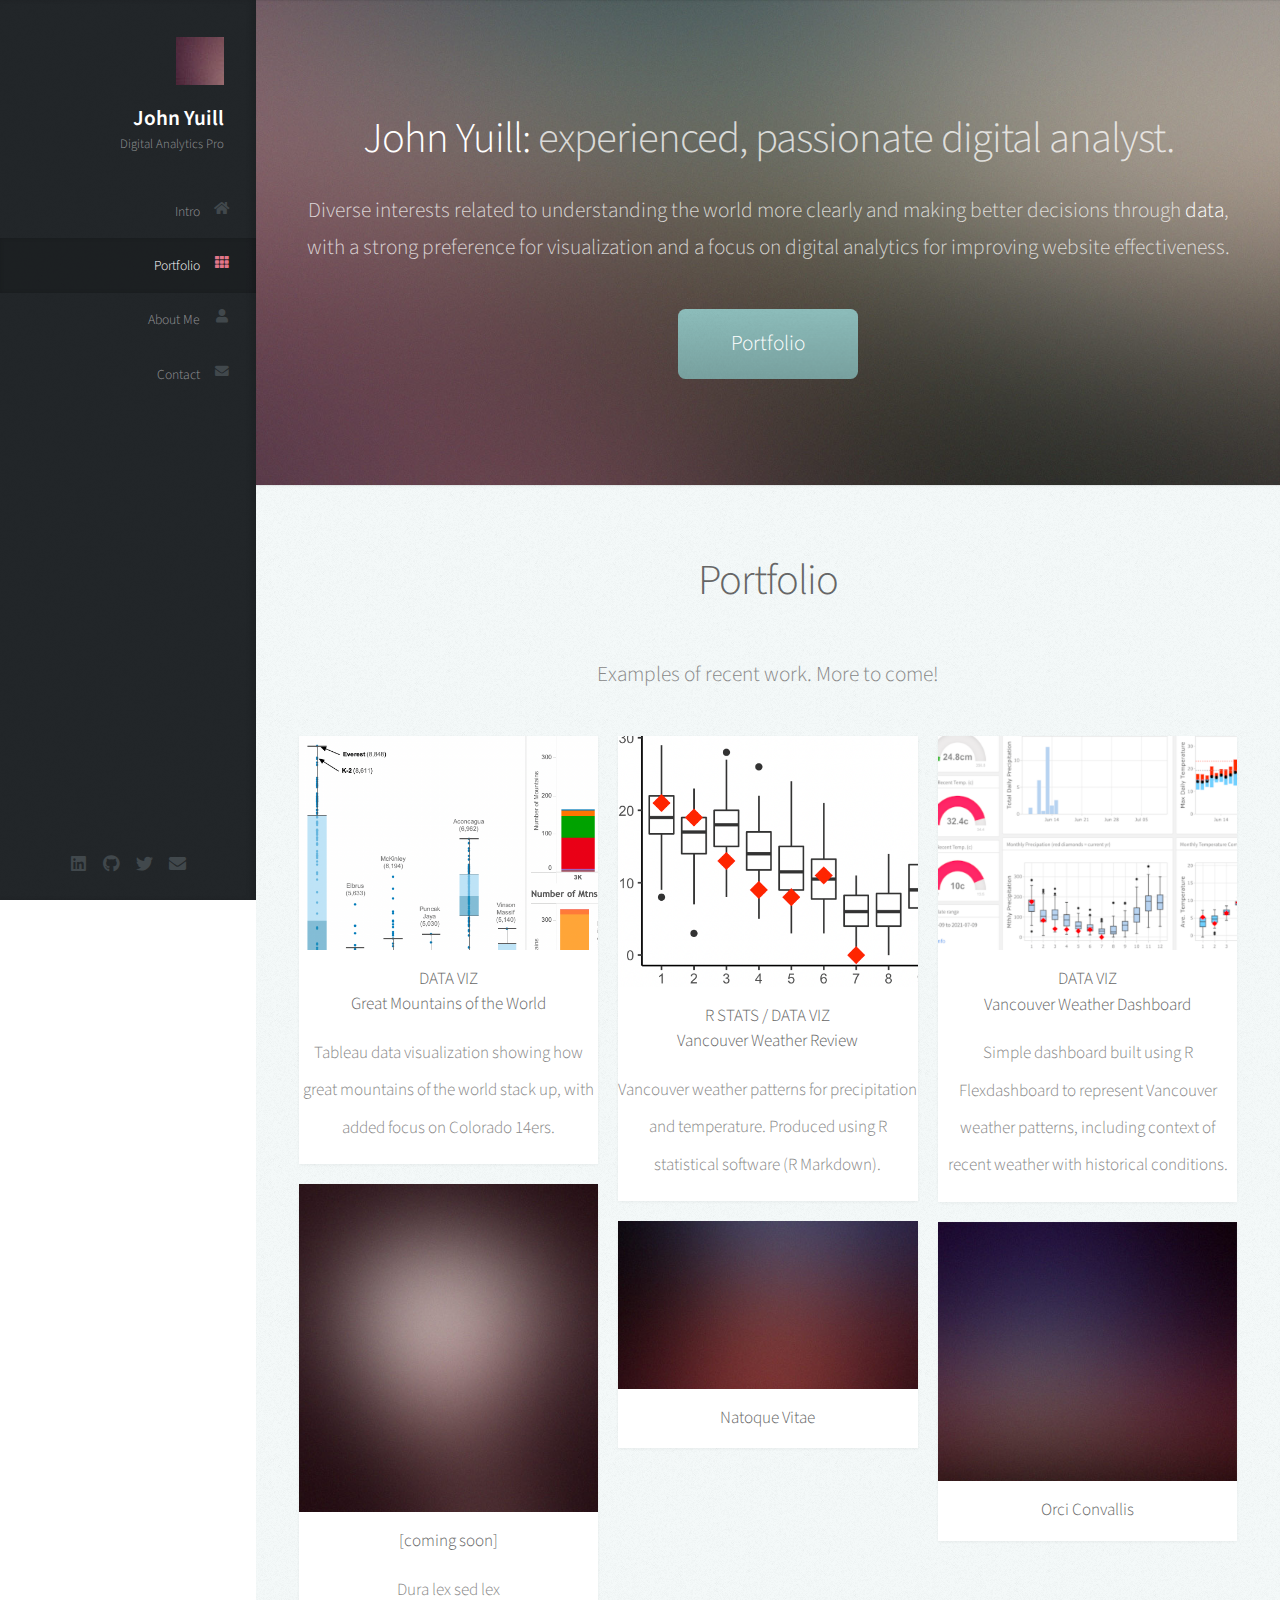
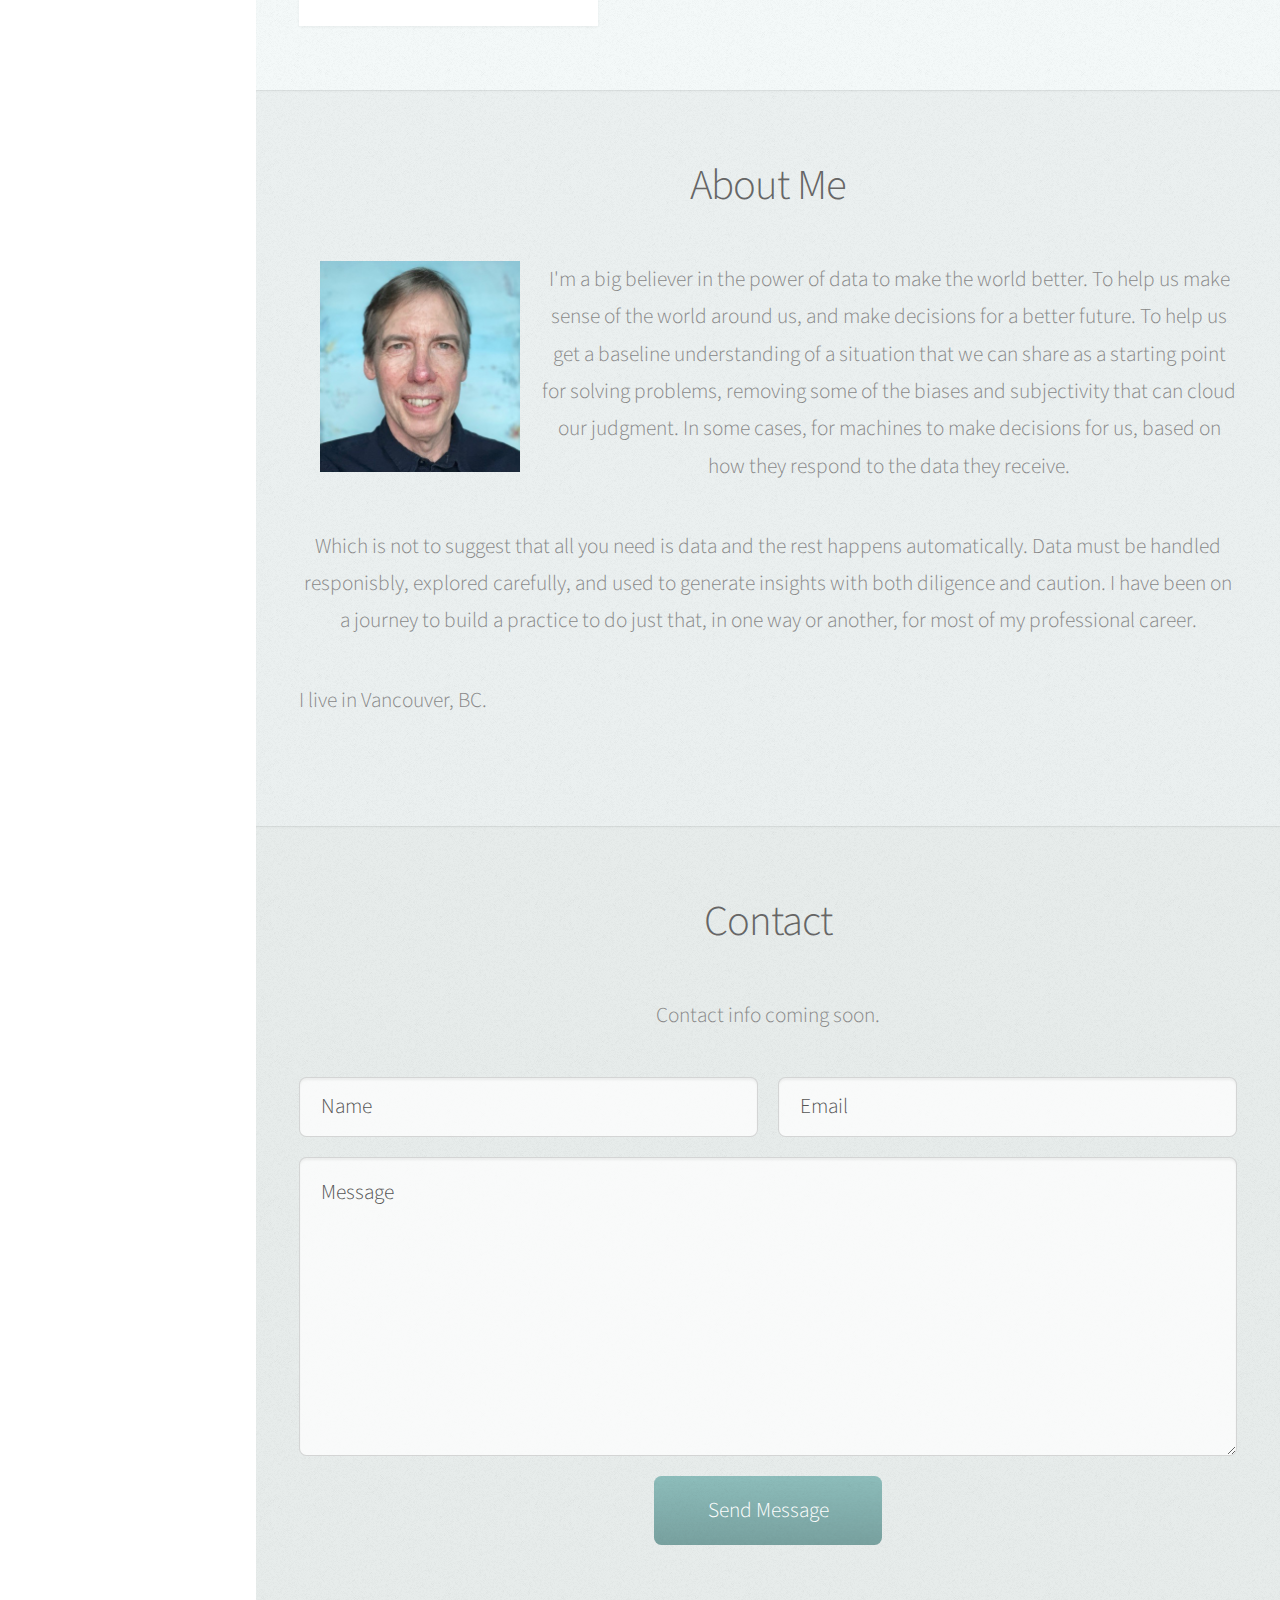
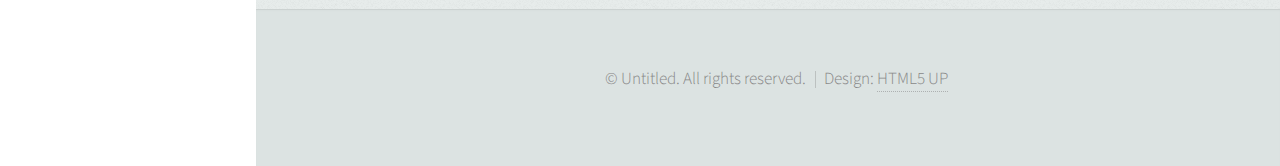
<file: index.html>
<!DOCTYPE HTML>
<!--
	Prologue by HTML5 UP
	html5up.net | @ajlkn
	Free for personal and commercial use under the CCA 3.0 license (html5up.net/license)
-->
<html>
	<head>
		<title>John Yuill</title>
		<meta charset="utf-8" />
		<meta name="viewport" content="width=device-width, initial-scale=1, user-scalable=no" />
		<link rel="stylesheet" href="assets/css/main.css" />
		<!-- Google Tag Manager -->
			<script>(function(w,d,s,l,i){w[l]=w[l]||[];w[l].push({'gtm.start':
			new Date().getTime(),event:'gtm.js'});var f=d.getElementsByTagName(s)[0],
			j=d.createElement(s),dl=l!='dataLayer'?'&l='+l:'';j.async=true;j.src=
			'https://www.googletagmanager.com/gtm.js?id='+i+dl;f.parentNode.insertBefore(j,f);
			})(window,document,'script','dataLayer','GTM-5JDGGR5');</script>
		<!-- End Google Tag Manager -->
	</head>
	<body class="is-preload">
		<!-- Google Tag Manager (noscript) -->
			<noscript><iframe src="https://www.googletagmanager.com/ns.html?id=GTM-5JDGGR5"
			height="0" width="0" style="display:none;visibility:hidden"></iframe></noscript>
		<!-- End Google Tag Manager (noscript) -->

		<!-- Header -->
			<div id="header">

				<div class="top">

					<!-- Logo -->
						<div id="logo">
							<span class="image avatar48"><img src="images/avatar.jpg" alt="" /></span>
							<h1 id="title">John Yuill</h1>
							<p>Digital Analytics Pro</p>
						</div>

					<!-- Nav -->
						<nav id="nav">
							<ul>
								<li><a href="#top" id="top-link"><span class="icon solid fa-home">Intro</span></a></li>
								<li><a href="#portfolio" id="portfolio-link"><span class="icon solid fa-th">Portfolio</span></a></li>
								<li><a href="#about" id="about-link"><span class="icon solid fa-user">About Me</span></a></li>
								<li><a href="#contact" id="contact-link"><span class="icon solid fa-envelope">Contact</span></a></li>
							</ul>
						</nav>

				</div>

				<div class="bottom">

					<!-- Social Icons -->
						<ul class="icons">
							<li><a href="https://www.linkedin.com/in/johnyuill/" class="icon brands fa-linkedin"><span class="label">LinkedIn</span></a></li>
							<li><a href="https://github.com/jyuill" class="icon brands fa-github"><span class="label">Github</span></a></li>
							<li><a href="https://twitter.com/johnyuill" class="icon brands fa-twitter"><span class="label">Twitter</span></a></li>
							<li><a href="#" class="icon solid fa-envelope"><span class="label">Email</span></a></li>
						</ul>

				</div>

			</div>

		<!-- Main -->
			<div id="main">

				<!-- Intro -->
					<section id="top" class="one dark cover">
						<div class="container">

							<header>
								<h2 class="alt"><strong>John Yuill:</strong> experienced, passionate digital analyst.</h2>
								<p class="hjy">Diverse interests related to understanding the world more clearly and making better decisions through 
									<strong>data</strong>, with a strong preference for visualization and 
									a focus on digital analytics for improving website effectiveness.</p>
							</header>

							<footer>
								<a href="#portfolio" class="button scrolly">Portfolio</a>
							</footer>

						</div>
					</section>

				<!-- Portfolio -->
					<section id="portfolio" class="two">
						<div class="container">

							<header>
								<h2>Portfolio</h2>
							</header>

							<p class='pjy'>Examples of recent work. More to come!</p>

							<div class="row">
								<div class="col-4 col-12-mobile">
									<article class="item">
										<a href="https://public.tableau.com/app/profile/johnyuill/viz/GreatMountainsoftheWorld/MTN-Dist_Counts" class="image fit"
										target="_blank" rel="noopener noreferrer">
											<img src="images/tableau-mtns.png" alt="" /></a>
										<header>
											<h3 class='jy'>DATA VIZ</h3>
											<h4 class='jy'>Great Mountains of the World</h4>
											<p class='portjy'>Tableau data visualization showing how great mountains of the world stack up, 
												with added focus on Colorado 14ers.</p>
										</header>
										
									</article>
									<article class="item">
										<a href="#" class="image fit"><img src="images/pic04.jpg" alt="" /></a>
										<header>
											<h3>[coming soon]</h3>
											<h4 class='jy'></h4>
											<p class='portjy'>Dura lex sed lex </p>
										</header>
									</article>
								</div>
								<div class="col-4 col-12-mobile">
									<article class="item">
										<a href="van-weather-report.html" class="image fit"><img src="images/van-weather.png" alt="" /></a>
										<header>
											<h3>R STATS / DATA VIZ</h3>
											<h4 class='jy'>Vancouver Weather Review</h4>
											<p class='portjy'>Vancouver weather patterns for precipitation and temperature. 
												Produced using R statistical software (R Markdown).</p>
										</header>
									</article>
									<article class="item">
										<a href="#" class="image fit"><img src="images/pic05.jpg" alt="" /></a>
										<header>
											<h3>Natoque Vitae</h3>
										</header>
									</article>
								</div>
								<div class="col-4 col-12-mobile">
									<article class="item">
										<a href="van-weather-dashboard.html" class="image fit"><img src="images/van-weather-dash3.png" alt="" /></a>
										<header>
											<h3>DATA VIZ</h3>
											<h4 class='jy'>Vancouver Weather Dashboard</h4>
											<p class='portjy'>Simple dashboard built using R Flexdashboard to represent 
												Vancouver weather patterns, including context of recent weather with historical conditions.</p>
										</header>
									</article>
									<article class="item">
										<a href="#" class="image fit"><img src="images/pic07.jpg" alt="" /></a>
										<header>
											<h3>Orci Convallis</h3>
										</header>
									</article>
								</div>
							</div>

						</div>
					</section>

				<!-- About Me -->
					<section id="about" class="three">
						<div class="container">

							<header>
								<h2>About Me</h2>
							</header>
							<img style="width: 200px; float: left; margin: 0 1em" src="images/john-v2-sm copy.jpeg" alt="John Yuill" /></a>
							<p class='jy'>
							I'm a big believer in the power of data to make the world better. To help us make sense of the world around us, 
							and make decisions for a better future. To help us get a baseline understanding of a situation that we can share 
							as a starting point for solving problems, removing some of the biases and subjectivity that can cloud our judgment.
							In some cases, for machines to make decisions for us, based on how they respond to the data they receive. 
							</p>
							<p class='jy'>Which is not to suggest that all you need is data and the rest happens automatically. Data must be 
								handled responisbly, explored carefully, and used to generate insights with both diligence and caution. 
								I have been on a journey to build a practice to do just that, in one way or another, for most of
								my professional career.
							</p>
							<p style="text-align: justify">
								I live in Vancouver, BC. 
							</p>

						</div>
					</section>

				<!-- Contact -->
					<section id="contact" class="four">
						<div class="container">

							<header>
								<h2>Contact</h2>
							</header>

							<p class='pjy'>Contact info coming soon.</p>

							<form method="post" action="#">
								<div class="row">
									<div class="col-6 col-12-mobile"><input type="text" name="name" placeholder="Name" /></div>
									<div class="col-6 col-12-mobile"><input type="text" name="email" placeholder="Email" /></div>
									<div class="col-12">
										<textarea name="message" placeholder="Message"></textarea>
									</div>
									<div class="col-12">
										<input type="submit" value="Send Message" />
									</div>
								</div>
							</form>

						</div>
					</section>

			</div>

		<!-- Footer -->
			<div id="footer">

				<!-- Copyright -->
					<ul class="copyright">
						<li>&copy; Untitled. All rights reserved.</li><li>Design: <a href="http://html5up.net">HTML5 UP</a></li>
					</ul>

			</div>

		<!-- Scripts -->
			<script src="assets/js/jquery.min.js"></script>
			<script src="assets/js/jquery.scrolly.min.js"></script>
			<script src="assets/js/jquery.scrollex.min.js"></script>
			<script src="assets/js/browser.min.js"></script>
			<script src="assets/js/breakpoints.min.js"></script>
			<script src="assets/js/util.js"></script>
			<script src="assets/js/main.js"></script>

	</body>
</html>
</file>
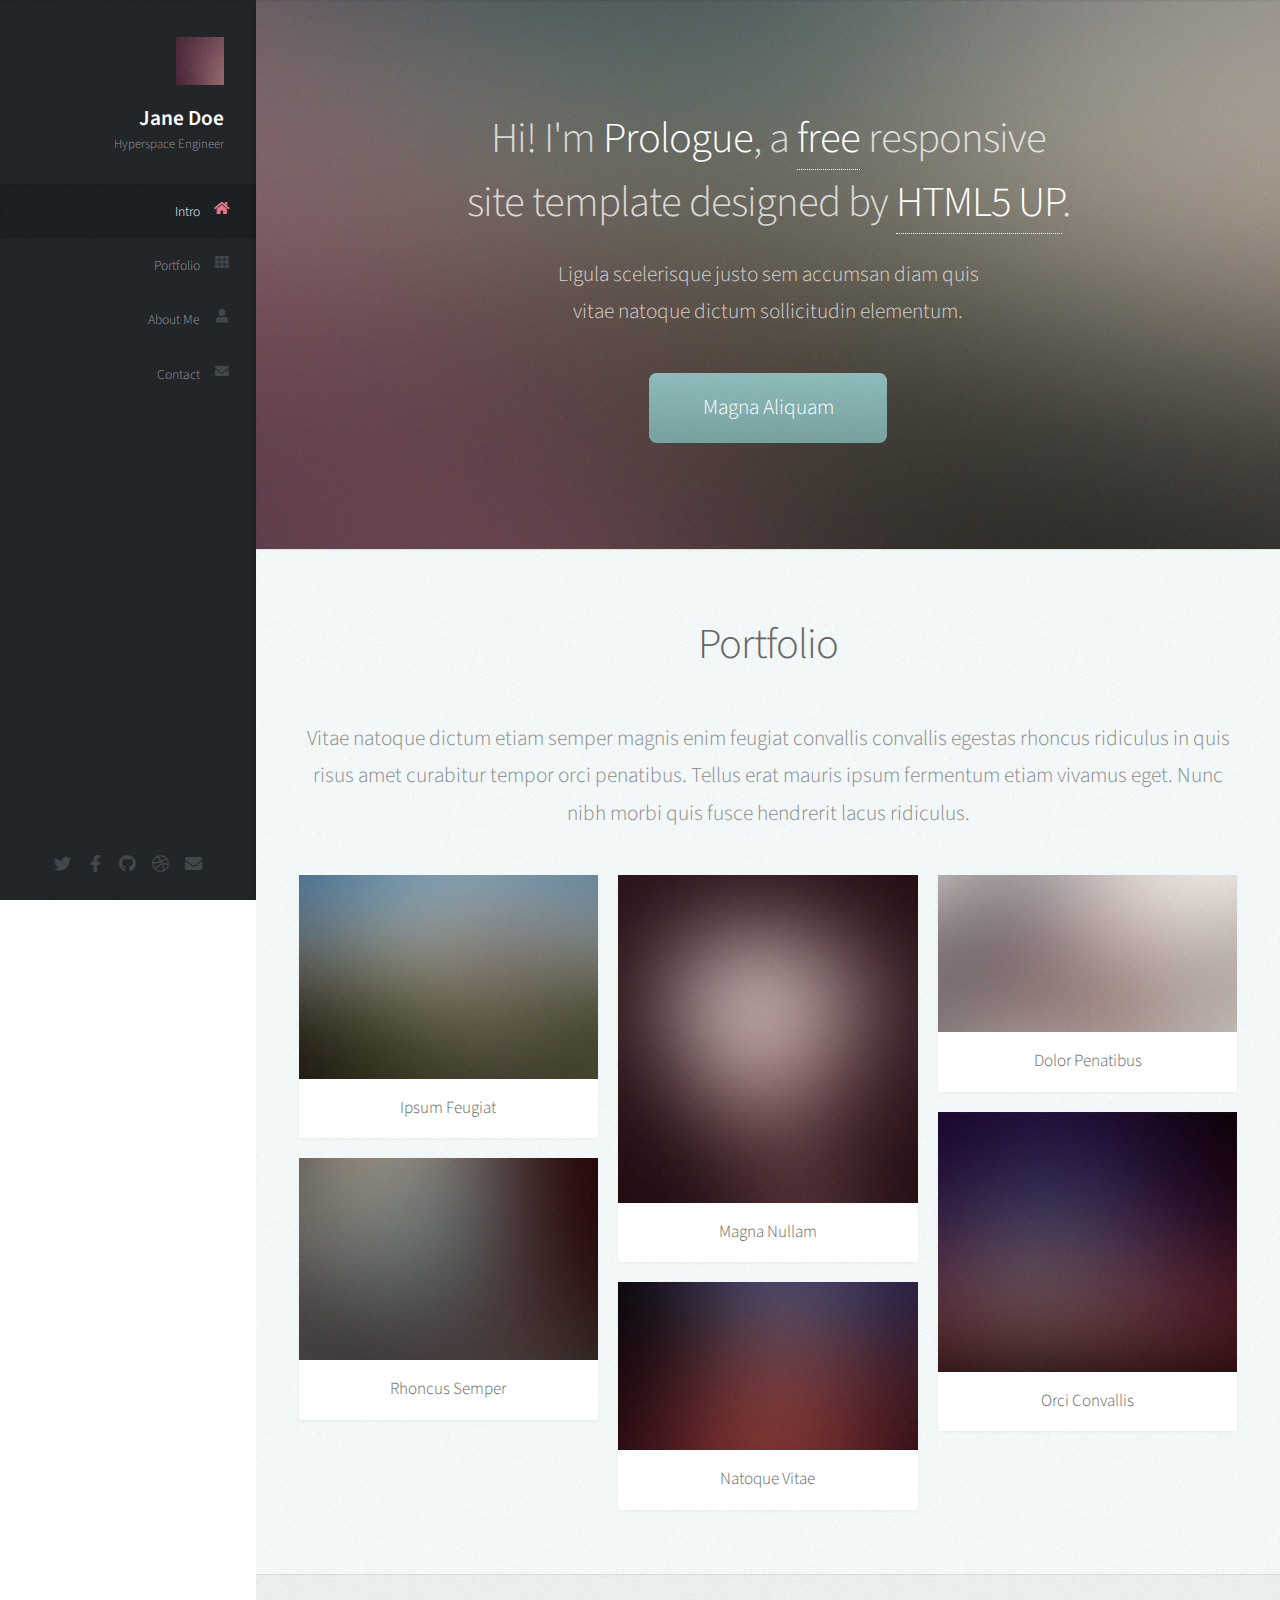
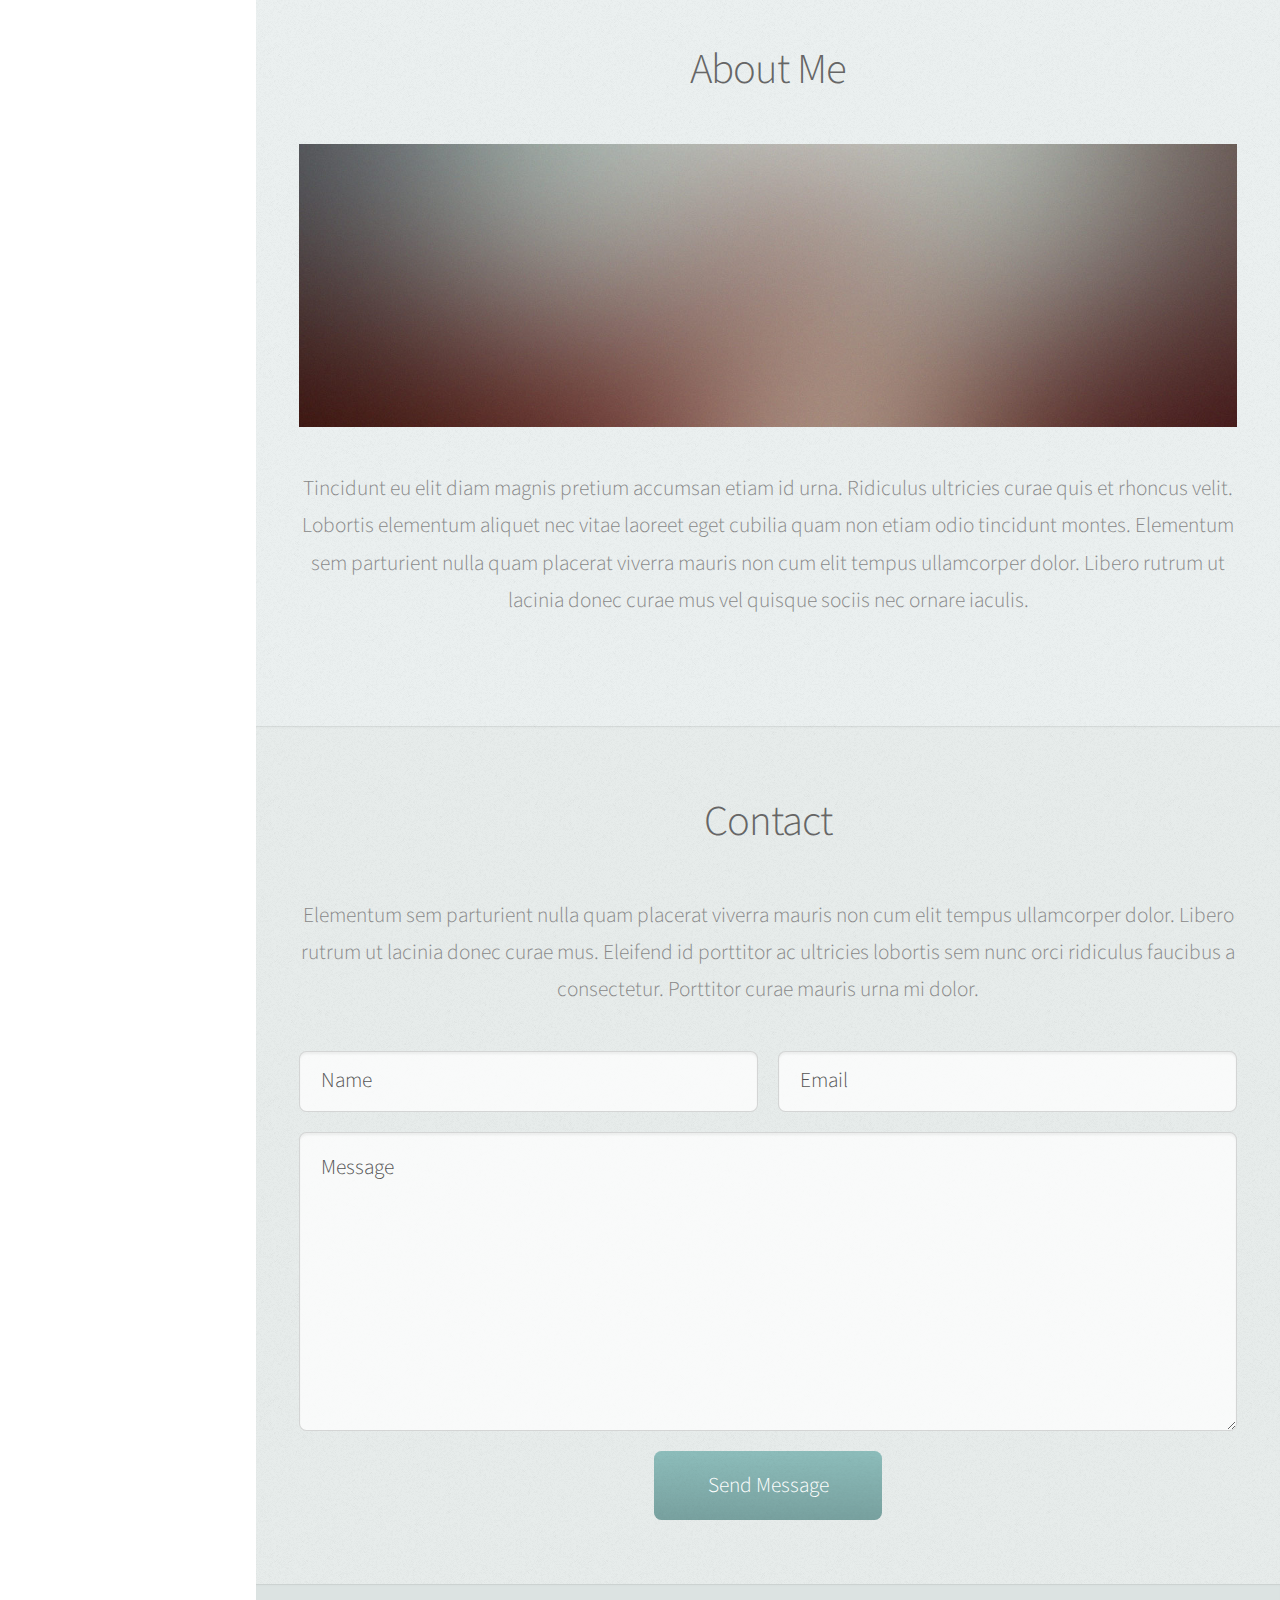
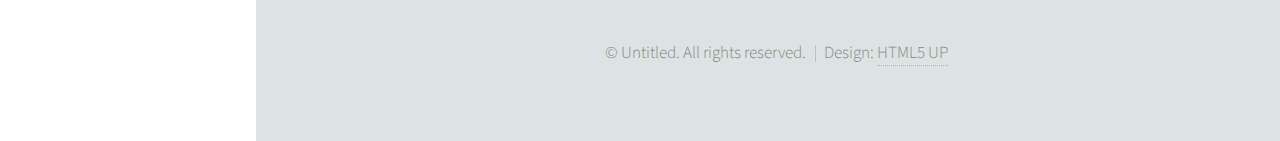
<file: html5up-prologue/index.html>
<!DOCTYPE HTML>
<!--
	Prologue by HTML5 UP
	html5up.net | @ajlkn
	Free for personal and commercial use under the CCA 3.0 license (html5up.net/license)
-->
<html>
	<head>
		<title>Prologue by HTML5 UP</title>
		<meta charset="utf-8" />
		<meta name="viewport" content="width=device-width, initial-scale=1, user-scalable=no" />
		<link rel="stylesheet" href="assets/css/main.css" />
	</head>
	<body class="is-preload">

		<!-- Header -->
			<div id="header">

				<div class="top">

					<!-- Logo -->
						<div id="logo">
							<span class="image avatar48"><img src="images/avatar.jpg" alt="" /></span>
							<h1 id="title">Jane Doe</h1>
							<p>Hyperspace Engineer</p>
						</div>

					<!-- Nav -->
						<nav id="nav">
							<ul>
								<li><a href="#top" id="top-link"><span class="icon solid fa-home">Intro</span></a></li>
								<li><a href="#portfolio" id="portfolio-link"><span class="icon solid fa-th">Portfolio</span></a></li>
								<li><a href="#about" id="about-link"><span class="icon solid fa-user">About Me</span></a></li>
								<li><a href="#contact" id="contact-link"><span class="icon solid fa-envelope">Contact</span></a></li>
							</ul>
						</nav>

				</div>

				<div class="bottom">

					<!-- Social Icons -->
						<ul class="icons">
							<li><a href="#" class="icon brands fa-twitter"><span class="label">Twitter</span></a></li>
							<li><a href="#" class="icon brands fa-facebook-f"><span class="label">Facebook</span></a></li>
							<li><a href="#" class="icon brands fa-github"><span class="label">Github</span></a></li>
							<li><a href="#" class="icon brands fa-dribbble"><span class="label">Dribbble</span></a></li>
							<li><a href="#" class="icon solid fa-envelope"><span class="label">Email</span></a></li>
						</ul>

				</div>

			</div>

		<!-- Main -->
			<div id="main">

				<!-- Intro -->
					<section id="top" class="one dark cover">
						<div class="container">

							<header>
								<h2 class="alt">Hi! I'm <strong>Prologue</strong>, a <a href="http://html5up.net/license">free</a> responsive<br />
								site template designed by <a href="http://html5up.net">HTML5 UP</a>.</h2>
								<p>Ligula scelerisque justo sem accumsan diam quis<br />
								vitae natoque dictum sollicitudin elementum.</p>
							</header>

							<footer>
								<a href="#portfolio" class="button scrolly">Magna Aliquam</a>
							</footer>

						</div>
					</section>

				<!-- Portfolio -->
					<section id="portfolio" class="two">
						<div class="container">

							<header>
								<h2>Portfolio</h2>
							</header>

							<p>Vitae natoque dictum etiam semper magnis enim feugiat convallis convallis
							egestas rhoncus ridiculus in quis risus amet curabitur tempor orci penatibus.
							Tellus erat mauris ipsum fermentum etiam vivamus eget. Nunc nibh morbi quis
							fusce hendrerit lacus ridiculus.</p>

							<div class="row">
								<div class="col-4 col-12-mobile">
									<article class="item">
										<a href="#" class="image fit"><img src="images/pic02.jpg" alt="" /></a>
										<header>
											<h3>Ipsum Feugiat</h3>
										</header>
									</article>
									<article class="item">
										<a href="#" class="image fit"><img src="images/pic03.jpg" alt="" /></a>
										<header>
											<h3>Rhoncus Semper</h3>
										</header>
									</article>
								</div>
								<div class="col-4 col-12-mobile">
									<article class="item">
										<a href="#" class="image fit"><img src="images/pic04.jpg" alt="" /></a>
										<header>
											<h3>Magna Nullam</h3>
										</header>
									</article>
									<article class="item">
										<a href="#" class="image fit"><img src="images/pic05.jpg" alt="" /></a>
										<header>
											<h3>Natoque Vitae</h3>
										</header>
									</article>
								</div>
								<div class="col-4 col-12-mobile">
									<article class="item">
										<a href="#" class="image fit"><img src="images/pic06.jpg" alt="" /></a>
										<header>
											<h3>Dolor Penatibus</h3>
										</header>
									</article>
									<article class="item">
										<a href="#" class="image fit"><img src="images/pic07.jpg" alt="" /></a>
										<header>
											<h3>Orci Convallis</h3>
										</header>
									</article>
								</div>
							</div>

						</div>
					</section>

				<!-- About Me -->
					<section id="about" class="three">
						<div class="container">

							<header>
								<h2>About Me</h2>
							</header>

							<a href="#" class="image featured"><img src="images/pic08.jpg" alt="" /></a>

							<p>Tincidunt eu elit diam magnis pretium accumsan etiam id urna. Ridiculus
							ultricies curae quis et rhoncus velit. Lobortis elementum aliquet nec vitae
							laoreet eget cubilia quam non etiam odio tincidunt montes. Elementum sem
							parturient nulla quam placerat viverra mauris non cum elit tempus ullamcorper
							dolor. Libero rutrum ut lacinia donec curae mus vel quisque sociis nec
							ornare iaculis.</p>

						</div>
					</section>

				<!-- Contact -->
					<section id="contact" class="four">
						<div class="container">

							<header>
								<h2>Contact</h2>
							</header>

							<p>Elementum sem parturient nulla quam placerat viverra
							mauris non cum elit tempus ullamcorper dolor. Libero rutrum ut lacinia
							donec curae mus. Eleifend id porttitor ac ultricies lobortis sem nunc
							orci ridiculus faucibus a consectetur. Porttitor curae mauris urna mi dolor.</p>

							<form method="post" action="#">
								<div class="row">
									<div class="col-6 col-12-mobile"><input type="text" name="name" placeholder="Name" /></div>
									<div class="col-6 col-12-mobile"><input type="text" name="email" placeholder="Email" /></div>
									<div class="col-12">
										<textarea name="message" placeholder="Message"></textarea>
									</div>
									<div class="col-12">
										<input type="submit" value="Send Message" />
									</div>
								</div>
							</form>

						</div>
					</section>

			</div>

		<!-- Footer -->
			<div id="footer">

				<!-- Copyright -->
					<ul class="copyright">
						<li>&copy; Untitled. All rights reserved.</li><li>Design: <a href="http://html5up.net">HTML5 UP</a></li>
					</ul>

			</div>

		<!-- Scripts -->
			<script src="assets/js/jquery.min.js"></script>
			<script src="assets/js/jquery.scrolly.min.js"></script>
			<script src="assets/js/jquery.scrollex.min.js"></script>
			<script src="assets/js/browser.min.js"></script>
			<script src="assets/js/breakpoints.min.js"></script>
			<script src="assets/js/util.js"></script>
			<script src="assets/js/main.js"></script>

	</body>
</html>
</file>
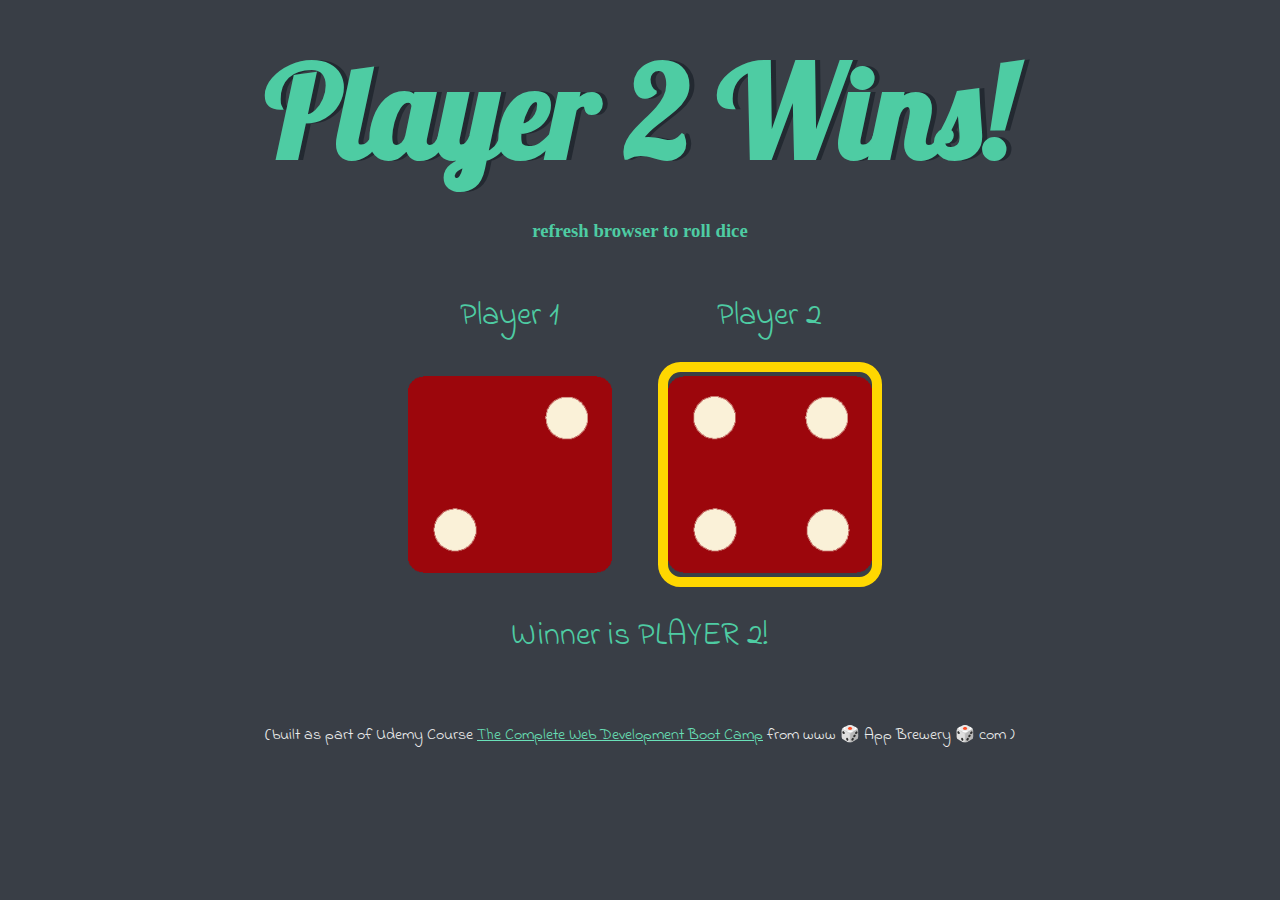
<file: playground/dice-game/index.html>
<!DOCTYPE html>
<html lang="en" dir="ltr">
  <head>
    <meta charset="utf-8">
    <title>Dicee</title>
    <link rel="stylesheet" href="styles.css">
    <link href="https://fonts.googleapis.com/css?family=Indie+Flower|Lobster" rel="stylesheet">

  </head>
  <body>

    <div class="container">
      <h1>Refresh Me</h1>
      <h3>refresh browser to roll dice</h3>

      <div class="dice">
        <p>Player 1</p>
        <img class="img1" src="images/dice6.png">
      </div>

      <div class="dice">
        <p>Player 2</p>
        <img class="img2" src="images/dice6.png">
      </div>
      <!-- added by me -->
      <div class="announce">
        <p></p>
      </div>
    </div>

<!-- recommended to place external js ref at bottom -->
    <script src="dicee.js" charset="utf-8"></script>
  </body>

  <footer>
    (built as part of Udemy Course  <a href="https://www.udemy.com/course/the-complete-web-development-bootcamp/">The Complete Web Development Boot Camp</a>
    from www 🎲 App Brewery 🎲 com )
  </footer>
  
</html>
</file>
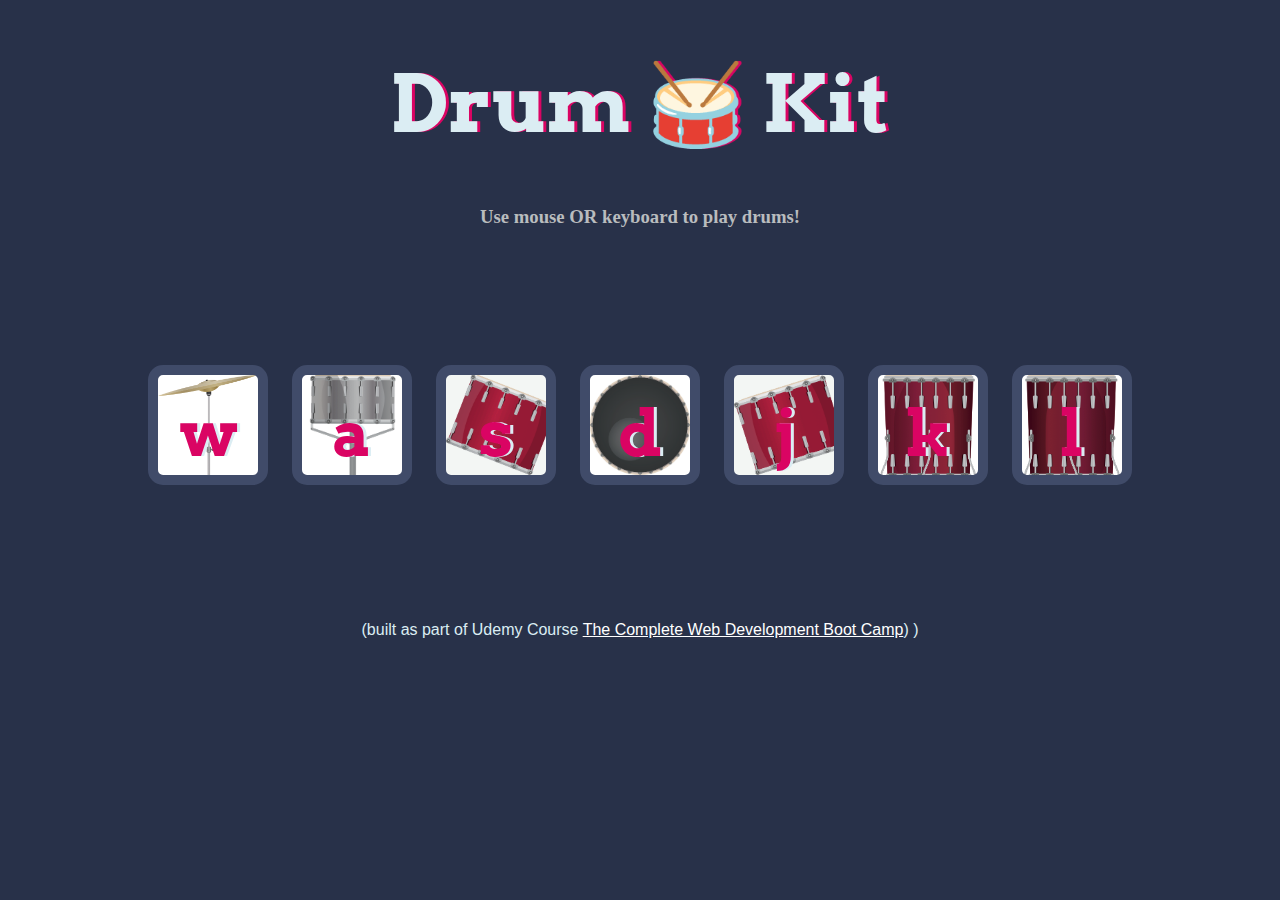
<file: playground/drums/index.html>
<!DOCTYPE html>
<html lang="en" dir="ltr">

<head>
  <meta charset="utf-8">
  <title>Drum Kit</title>
  <link rel="stylesheet" href="styles.css">
  <link href="https://fonts.googleapis.com/css?family=Arvo" rel="stylesheet">
</head>

<body>

  <h1 id="title">Drum 🥁 Kit</h1>
  <h3>Use mouse OR keyboard to play drums!</h3>
  <div class="set">
    <button class="w drum">w</button>
    <button class="a drum">a</button>
    <button class="s drum">s</button>
    <button class="d drum">d</button>
    <button class="j drum">j</button>
    <button class="k drum">k</button>
    <button class="l drum">l</button>
  </div>


  <footer>
    <footer>
      (built as part of Udemy Course  <a href="https://www.udemy.com/course/the-complete-web-development-bootcamp/">The Complete Web Development Boot Camp</a>) )
    </footer>
  </footer>
  <script src="index.js" charset="utf-8"></script>
</body>

</html>
</file>
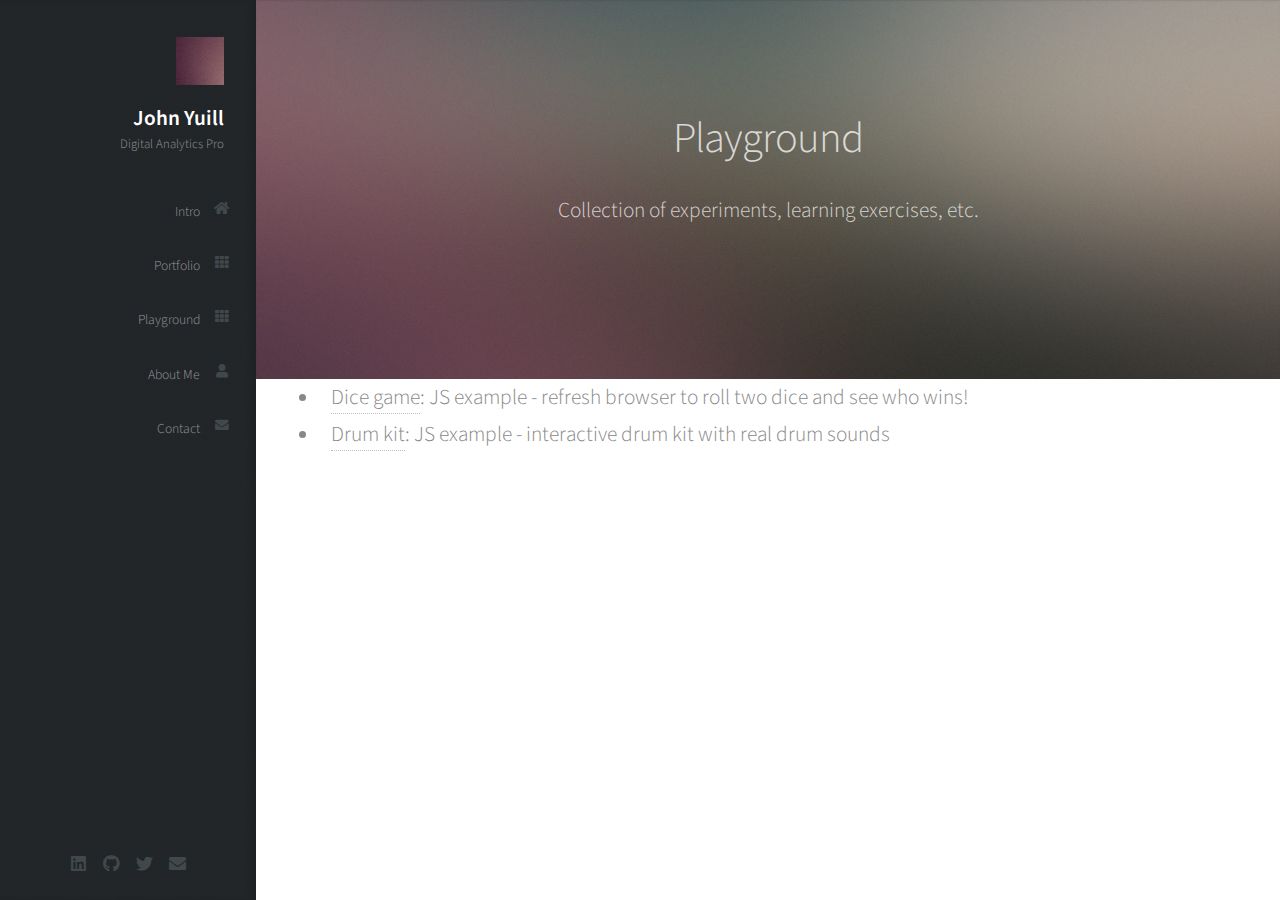
<file: playground/playground.html>
<!DOCTYPE html>
<html lang="en">
<head>
    <meta charset="UTF-8">
    <meta http-equiv="X-UA-Compatible" content="IE=edge">
    <meta name="viewport" content="width=device-width, initial-scale=1.0">
    <title>Playground</title>
    <link rel="stylesheet" href="../../assets/css/main.css" />
		<!-- Google Tag Manager -->
			<script>(function(w,d,s,l,i){w[l]=w[l]||[];w[l].push({'gtm.start':
			new Date().getTime(),event:'gtm.js'});var f=d.getElementsByTagName(s)[0],
			j=d.createElement(s),dl=l!='dataLayer'?'&l='+l:'';j.async=true;j.src=
			'https://www.googletagmanager.com/gtm.js?id='+i+dl;f.parentNode.insertBefore(j,f);
			})(window,document,'script','dataLayer','GTM-5JDGGR5');</script>
		<!-- End Google Tag Manager -->
</head>
<body>
    <!-- Google Tag Manager (noscript) -->
			<noscript><iframe src="https://www.googletagmanager.com/ns.html?id=GTM-5JDGGR5"
                height="0" width="0" style="display:none;visibility:hidden"></iframe></noscript>
    <!-- End Google Tag Manager (noscript) -->

    <!-- Header -->
			<div id="header">

				<div class="top">

					<!-- Logo -->
						<div id="logo">
							<span class="image avatar48"><img src="../../images/avatar.jpg" alt="" /></span>
							<h1 id="title">John Yuill</h1>
							<p>Digital Analytics Pro</p>
						</div>

					<!-- Nav -->
						<nav id="nav">
							<ul>
								<li><a href="../index.html#top" id="top-link"><span class="icon solid fa-home">Intro</span></a></li>
								<li><a href="../index.html#portfolio" id="portfolio-link"><span class="icon solid fa-th">Portfolio</span></a></li>
								<li><a href="/playground/playground.html" id=""><span class="icon solid fa-th">Playground</span></a></li>
								<li><a href="../index.html#about" id="about-link"><span class="icon solid fa-user">About Me</span></a></li>
								<li><a href="../index.html#contact" id="contact-link"><span class="icon solid fa-envelope">Contact</span></a></li>
							</ul>
						</nav>

				</div>

				<div class="bottom">

					<!-- Social Icons -->
						<ul class="icons">
							<li><a href="https://www.linkedin.com/in/johnyuill/" class="icon brands fa-linkedin"><span class="label">LinkedIn</span></a></li>
							<li><a href="https://github.com/jyuill" class="icon brands fa-github"><span class="label">Github</span></a></li>
							<li><a href="https://twitter.com/johnyuill" class="icon brands fa-twitter"><span class="label">Twitter</span></a></li>
							<li><a href="#" class="icon solid fa-envelope"><span class="label">Email</span></a></li>
						</ul>

				</div>

			</div>
            <!-- Main content section -->
            <div id="main">
                <!-- Intro -->
					<section id="top" class="one dark cover">
						<div class="container">

							<header>
								<h2 class="alt">Playground</h2>
								<p class="hjy">Collection of experiments, learning exercises, etc.</p>
							</header>
						</div>
					</section>
				<!-- playground items -->
				<div class="container">
					<ul>
						<li><a href="dice-game/index.html">Dice game</a>: JS example - refresh browser to roll two dice and see who wins!</li>
						<li><a href="drums/index.html">Drum kit</a>: JS example - interactive drum kit with real drum sounds</li>
					</ul>
				</div>
				
            </div>
</body>
</html>
</file>
<file: playground/dice-game/styles.css>
.container {
  width: 70%;
  margin: auto;
  text-align: center;
}

.dice {
  text-align: center;
  display: inline-block;

}

body {
  background-color: #393E46;
}

h1 {
  margin: 30px;
  font-family: 'Lobster', cursive;
  text-shadow: 5px 0 #232931;
  font-size: 8rem;
  color: #4ECCA3;
}
h3 {
  color: #4ECCA3;
}
/* styling link for visibility on background */
a:link {
  color: #69e1b9;
}
a:visited {
  color: #21906b;
}
a:hover {
  color: #cbe169;
}
a:active {
  color: #6de169;
}

p {
  font-size: 2rem;
  color: #4ECCA3;
  font-family: 'Indie Flower', cursive;
}

img {
  width: 80%;
}
.winner {
  border: 10px solid gold;
  border-radius: 10%;
  margin: -10px;
}

footer {
  margin-top: 5%;
  color: #EEEEEE;
  text-align: center;
  font-family: 'Indie Flower', cursive;

}
</file>
<file: playground/drums/styles.css>
body {
  text-align: center;
  background-color: #283149;
}

h1 {
  font-size: 5rem;
  color: #DBEDF3;
  font-family: "Arvo", cursive;
  text-shadow: 3px 0 #DA0463;

}

h3 {
  color: #b9bcbe;
}
/* styling link for visibility on background */
a:link {
  color: #fff;
}
a:visited {
  color: #c13434;
}
a:hover {
  color: #cbe169;
}
a:active {
  color: #6de169;
}


footer {
  color: #DBEDF3;
  font-family: sans-serif;
}

.w {
  background-image: url('images/crash.png');
  background-size: cover;
  /*background-size: 100%;*/
  /*background-repeat: no-repeat; */
  /*background-position: center;*/
}

.a {
  background-image: url('images/snare.png');
  background-size: cover;
}

.s {
  background-image: url('images/tom1.png');
  background-size: cover;
}

.d {
  background-image: url('images/kick.png');
  background-size: cover;
}

.j {
  background-image: url('images/tom2.png');
  background-size: cover;
}

.k {
  background-image: url('images/tom3.png');
  background-size: cover;
}

.l {
  background-image: url('images/tom4.png');
  background-size: cover;
}

.set {
  margin: 10% auto;
}

.game-over {
  background-color: red;
  opacity: 0.8;
}

.pressed {
  box-shadow: 0 3px 4px 0 #DBEDF3;
  opacity: 0.5;
}

.red {
  color: red;
}

.drum {
  outline: none;
  border: 10px solid #404B69;
  font-size: 4rem;
  font-family: 'Arvo', cursive;
  line-height: 1.8;
  font-weight: 900;
  color: #DA0463;
  text-shadow: 3px 0 #DBEDF3;
  border-radius: 15px;
  display: inline-block;
  width: 120px;
  height: 120px;
  text-align: center;
  margin: 10px;
  background-color: rgb(243, 246, 244);
  background-image: 'images/snare.png';
}
</file>
<file: assets/css/main.css>
@import url("fontawesome-all.min.css");
@import url("https://fonts.googleapis.com/css?family=Source+Sans+Pro:300,300italic,400,600");

/*
	Prologue by HTML5 UP
	html5up.net | @ajlkn
	Free for personal and commercial use under the CCA 3.0 license (html5up.net/license)
*/

html, body, div, span, applet, object,
iframe, h1, h2, h3, h4, h5, h6, p, blockquote,
pre, a, abbr, acronym, address, big, cite,
code, del, dfn, em, img, ins, kbd, q, s, samp,
small, strike, strong, sub, sup, tt, var, b,
u, i, center, dl, dt, dd, ol, ul, li, fieldset,
form, label, legend, table, caption, tbody,
tfoot, thead, tr, th, td, article, aside,
canvas, details, embed, figure, figcaption,
footer, header, hgroup, menu, nav, output, ruby,
section, summary, time, mark, audio, video {
	margin: 0;
	padding: 0;
	border: 0;
	font-size: 100%;
	font: inherit;
	vertical-align: baseline;}

article, aside, details, figcaption, figure,
footer, header, hgroup, menu, nav, section {
	display: block;}

body {
	line-height: 1;
}

ol, ul {
	list-style: none;
}

blockquote, q {
	quotes: none;
}

	blockquote:before, blockquote:after, q:before, q:after {
		content: '';
		content: none;
	}

table {
	border-collapse: collapse;
	border-spacing: 0;
}

body {
	-webkit-text-size-adjust: none;
}

mark {
	background-color: transparent;
	color: inherit;
}

input::-moz-focus-inner {
	border: 0;
	padding: 0;
}

input, select, textarea {
	-moz-appearance: none;
	-webkit-appearance: none;
	-ms-appearance: none;
	appearance: none;
}

/* Basic */

	html {
		box-sizing: border-box;
	}

	*, *:before, *:after {
		box-sizing: inherit;
	}

	body {
		background: #fff;
		font-family: 'Source Sans Pro', sans-serif;
		font-size: 19pt;
		font-weight: 300;
		line-height: 1.75em;
		color: #888;
	}

		body.is-preload *, body.is-preload *:before, body.is-preload *:after {
			-moz-animation: none !important;
			-webkit-animation: none !important;
			-ms-animation: none !important;
			animation: none !important;
			-moz-transition: none !important;
			-webkit-transition: none !important;
			-ms-transition: none !important;
			transition: none !important;
		}

	input, textarea, select {
		font-family: 'Source Sans Pro', sans-serif;
		font-size: 19pt;
		font-weight: 300;
		line-height: 1.75em;
		color: #888;
	}

	h1, h2, h3, h4, h5, h6 {
		font-weight: 300;
		color: #666;
		line-height: 1.5em;
	}

	h1 a, h2 a, h3 a, h4 a, h5 a, h6 a {
		color: inherit;
		text-decoration: none;
	}

		h1 a strong, h2 a strong, h3 a strong, h4 a strong, h5 a strong, h6 a strong {
			color: #333;
		}

	h2 {
		font-size: 2em;
		letter-spacing: -1px;
	}

		h2.alt {
			color: #888;
		}

			h2.alt strong {
				color: #666;
			}

	h3 {
		font-size: 1.5em;
	}

	header {
		margin: 0 0 2em 0;
	}

		header > p {
			margin: 1em 0 0 0;
		}

	footer {
		margin: 2em 0 0 0;
	}

	strong, b {
		font-weight: 300;
		color: #666;
	}

	em, i {
		font-style: italic;
	}

	a {
		text-decoration: none;
		color: inherit;
		border-bottom: dotted 1px rgba(128, 128, 128, 0.5);
		-moz-transition: color 0.35s ease-in-out, border-bottom-color 0.35s ease-in-out;
		-webkit-transition: color 0.35s ease-in-out, border-bottom-color 0.35s ease-in-out;
		-ms-transition: color 0.35s ease-in-out, border-bottom-color 0.35s ease-in-out;
		transition: color 0.35s ease-in-out, border-bottom-color 0.35s ease-in-out;
		outline: 0;
	}

		a:hover {
			color: #E27689;
			border-bottom-color: rgba(255, 255, 255, 0);
		}

	sub {
		position: relative;
		top: 0.5em;
		font-size: 0.8em;
	}

	sup {
		position: relative;
		top: -0.5em;
		font-size: 0.8em;
	}

	hr {
		border: 0;
		border-top: solid 1px #ddd;
	}

	blockquote {
		border-left: solid 0.5em #ddd;
		padding: 1em 0 1em 2em;
		font-style: italic;
	}

	p, ul, ol, dl, table {
		margin-bottom: 2em;
	}

	br.clear {
		clear: both;
	}

/* Container */

	.container {
		margin: 0 auto;
		max-width: 100%;
		width: 1400px;
	}

		@media screen and (min-width: 961px) and (max-width: 1880px) {

			.container {
				width: 1200px;
			}

		}

		@media screen and (min-width: 961px) and (max-width: 1620px) {

			.container {
				width: 960px;
			}

		}

		@media screen and (min-width: 961px) and (max-width: 1320px) {

			.container {
				width: 100%;
			}

		}

		@media screen and (max-width: 960px) {

			.container {
				width: 100%;
			}

		}

		@media screen and (max-width: 736px) {

			.container {
				width: 100%;
			}

		}

/* Row */

	.row {
		display: flex;
		flex-wrap: wrap;
		box-sizing: border-box;
		align-items: stretch;
	}

		.row > * {
			box-sizing: border-box;
		}

		.row.gtr-uniform > * > :last-child {
			margin-bottom: 0;
		}

		.row.aln-left {
			justify-content: flex-start;
		}

		.row.aln-center {
			justify-content: center;
		}

		.row.aln-right {
			justify-content: flex-end;
		}

		.row.aln-top {
			align-items: flex-start;
		}

		.row.aln-middle {
			align-items: center;
		}

		.row.aln-bottom {
			align-items: flex-end;
		}

		.row > .imp {
			order: -1;
		}

		.row > .col-1 {
			width: 8.33333%;
		}

		.row > .off-1 {
			margin-left: 8.33333%;
		}

		.row > .col-2 {
			width: 16.66667%;
		}

		.row > .off-2 {
			margin-left: 16.66667%;
		}

		.row > .col-3 {
			width: 25%;
		}

		.row > .off-3 {
			margin-left: 25%;
		}

		.row > .col-4 {
			width: 33.33333%;
		}

		.row > .off-4 {
			margin-left: 33.33333%;
		}

		.row > .col-5 {
			width: 41.66667%;
		}

		.row > .off-5 {
			margin-left: 41.66667%;
		}

		.row > .col-6 {
			width: 50%;
		}

		.row > .off-6 {
			margin-left: 50%;
		}

		.row > .col-7 {
			width: 58.33333%;
		}

		.row > .off-7 {
			margin-left: 58.33333%;
		}

		.row > .col-8 {
			width: 66.66667%;
		}

		.row > .off-8 {
			margin-left: 66.66667%;
		}

		.row > .col-9 {
			width: 75%;
		}

		.row > .off-9 {
			margin-left: 75%;
		}

		.row > .col-10 {
			width: 83.33333%;
		}

		.row > .off-10 {
			margin-left: 83.33333%;
		}

		.row > .col-11 {
			width: 91.66667%;
		}

		.row > .off-11 {
			margin-left: 91.66667%;
		}

		.row > .col-12 {
			width: 100%;
		}

		.row > .off-12 {
			margin-left: 100%;
		}

		.row.gtr-0 {
			margin-top: 0px;
			margin-left: 0px;
		}

			.row.gtr-0 > * {
				padding: 0px 0 0 0px;
			}

			.row.gtr-0.gtr-uniform {
				margin-top: 0px;
			}

				.row.gtr-0.gtr-uniform > * {
					padding-top: 0px;
				}

		.row.gtr-25 {
			margin-top: -10px;
			margin-left: -10px;
		}

			.row.gtr-25 > * {
				padding: 10px 0 0 10px;
			}

			.row.gtr-25.gtr-uniform {
				margin-top: -10px;
			}

				.row.gtr-25.gtr-uniform > * {
					padding-top: 10px;
				}

		.row.gtr-50 {
			margin-top: -20px;
			margin-left: -20px;
		}

			.row.gtr-50 > * {
				padding: 20px 0 0 20px;
			}

			.row.gtr-50.gtr-uniform {
				margin-top: -20px;
			}

				.row.gtr-50.gtr-uniform > * {
					padding-top: 20px;
				}

		.row {
			margin-top: -40px;
			margin-left: -40px;
		}

			.row > * {
				padding: 40px 0 0 40px;
			}

			.row.gtr-uniform {
				margin-top: -40px;
			}

				.row.gtr-uniform > * {
					padding-top: 40px;
				}

		.row.gtr-150 {
			margin-top: -60px;
			margin-left: -60px;
		}

			.row.gtr-150 > * {
				padding: 60px 0 0 60px;
			}

			.row.gtr-150.gtr-uniform {
				margin-top: -60px;
			}

				.row.gtr-150.gtr-uniform > * {
					padding-top: 60px;
				}

		.row.gtr-200 {
			margin-top: -80px;
			margin-left: -80px;
		}

			.row.gtr-200 > * {
				padding: 80px 0 0 80px;
			}

			.row.gtr-200.gtr-uniform {
				margin-top: -80px;
			}

				.row.gtr-200.gtr-uniform > * {
					padding-top: 80px;
				}

		@media screen and (min-width: 961px) and (max-width: 1880px) {

			.row {
				display: flex;
				flex-wrap: wrap;
				box-sizing: border-box;
				align-items: stretch;
			}

				.row > * {
					box-sizing: border-box;
				}

				.row.gtr-uniform > * > :last-child {
					margin-bottom: 0;
				}

				.row.aln-left {
					justify-content: flex-start;
				}

				.row.aln-center {
					justify-content: center;
				}

				.row.aln-right {
					justify-content: flex-end;
				}

				.row.aln-top {
					align-items: flex-start;
				}

				.row.aln-middle {
					align-items: center;
				}

				.row.aln-bottom {
					align-items: flex-end;
				}

				.row > .imp-wide {
					order: -1;
				}

				.row > .col-1-wide {
					width: 8.33333%;
				}

				.row > .off-1-wide {
					margin-left: 8.33333%;
				}

				.row > .col-2-wide {
					width: 16.66667%;
				}

				.row > .off-2-wide {
					margin-left: 16.66667%;
				}

				.row > .col-3-wide {
					width: 25%;
				}

				.row > .off-3-wide {
					margin-left: 25%;
				}

				.row > .col-4-wide {
					width: 33.33333%;
				}

				.row > .off-4-wide {
					margin-left: 33.33333%;
				}

				.row > .col-5-wide {
					width: 41.66667%;
				}

				.row > .off-5-wide {
					margin-left: 41.66667%;
				}

				.row > .col-6-wide {
					width: 50%;
				}

				.row > .off-6-wide {
					margin-left: 50%;
				}

				.row > .col-7-wide {
					width: 58.33333%;
				}

				.row > .off-7-wide {
					margin-left: 58.33333%;
				}

				.row > .col-8-wide {
					width: 66.66667%;
				}

				.row > .off-8-wide {
					margin-left: 66.66667%;
				}

				.row > .col-9-wide {
					width: 75%;
				}

				.row > .off-9-wide {
					margin-left: 75%;
				}

				.row > .col-10-wide {
					width: 83.33333%;
				}

				.row > .off-10-wide {
					margin-left: 83.33333%;
				}

				.row > .col-11-wide {
					width: 91.66667%;
				}

				.row > .off-11-wide {
					margin-left: 91.66667%;
				}

				.row > .col-12-wide {
					width: 100%;
				}

				.row > .off-12-wide {
					margin-left: 100%;
				}

				.row.gtr-0 {
					margin-top: 0px;
					margin-left: 0px;
				}

					.row.gtr-0 > * {
						padding: 0px 0 0 0px;
					}

					.row.gtr-0.gtr-uniform {
						margin-top: 0px;
					}

						.row.gtr-0.gtr-uniform > * {
							padding-top: 0px;
						}

				.row.gtr-25 {
					margin-top: -10px;
					margin-left: -10px;
				}

					.row.gtr-25 > * {
						padding: 10px 0 0 10px;
					}

					.row.gtr-25.gtr-uniform {
						margin-top: -10px;
					}

						.row.gtr-25.gtr-uniform > * {
							padding-top: 10px;
						}

				.row.gtr-50 {
					margin-top: -20px;
					margin-left: -20px;
				}

					.row.gtr-50 > * {
						padding: 20px 0 0 20px;
					}

					.row.gtr-50.gtr-uniform {
						margin-top: -20px;
					}

						.row.gtr-50.gtr-uniform > * {
							padding-top: 20px;
						}

				.row {
					margin-top: -40px;
					margin-left: -40px;
				}

					.row > * {
						padding: 40px 0 0 40px;
					}

					.row.gtr-uniform {
						margin-top: -40px;
					}

						.row.gtr-uniform > * {
							padding-top: 40px;
						}

				.row.gtr-150 {
					margin-top: -60px;
					margin-left: -60px;
				}

					.row.gtr-150 > * {
						padding: 60px 0 0 60px;
					}

					.row.gtr-150.gtr-uniform {
						margin-top: -60px;
					}

						.row.gtr-150.gtr-uniform > * {
							padding-top: 60px;
						}

				.row.gtr-200 {
					margin-top: -80px;
					margin-left: -80px;
				}

					.row.gtr-200 > * {
						padding: 80px 0 0 80px;
					}

					.row.gtr-200.gtr-uniform {
						margin-top: -80px;
					}

						.row.gtr-200.gtr-uniform > * {
							padding-top: 80px;
						}

		}

		@media screen and (min-width: 961px) and (max-width: 1620px) {

			.row {
				display: flex;
				flex-wrap: wrap;
				box-sizing: border-box;
				align-items: stretch;
			}

				.row > * {
					box-sizing: border-box;
				}

				.row.gtr-uniform > * > :last-child {
					margin-bottom: 0;
				}

				.row.aln-left {
					justify-content: flex-start;
				}

				.row.aln-center {
					justify-content: center;
				}

				.row.aln-right {
					justify-content: flex-end;
				}

				.row.aln-top {
					align-items: flex-start;
				}

				.row.aln-middle {
					align-items: center;
				}

				.row.aln-bottom {
					align-items: flex-end;
				}

				.row > .imp-normal {
					order: -1;
				}

				.row > .col-1-normal {
					width: 8.33333%;
				}

				.row > .off-1-normal {
					margin-left: 8.33333%;
				}

				.row > .col-2-normal {
					width: 16.66667%;
				}

				.row > .off-2-normal {
					margin-left: 16.66667%;
				}

				.row > .col-3-normal {
					width: 25%;
				}

				.row > .off-3-normal {
					margin-left: 25%;
				}

				.row > .col-4-normal {
					width: 33.33333%;
				}

				.row > .off-4-normal {
					margin-left: 33.33333%;
				}

				.row > .col-5-normal {
					width: 41.66667%;
				}

				.row > .off-5-normal {
					margin-left: 41.66667%;
				}

				.row > .col-6-normal {
					width: 50%;
				}

				.row > .off-6-normal {
					margin-left: 50%;
				}

				.row > .col-7-normal {
					width: 58.33333%;
				}

				.row > .off-7-normal {
					margin-left: 58.33333%;
				}

				.row > .col-8-normal {
					width: 66.66667%;
				}

				.row > .off-8-normal {
					margin-left: 66.66667%;
				}

				.row > .col-9-normal {
					width: 75%;
				}

				.row > .off-9-normal {
					margin-left: 75%;
				}

				.row > .col-10-normal {
					width: 83.33333%;
				}

				.row > .off-10-normal {
					margin-left: 83.33333%;
				}

				.row > .col-11-normal {
					width: 91.66667%;
				}

				.row > .off-11-normal {
					margin-left: 91.66667%;
				}

				.row > .col-12-normal {
					width: 100%;
				}

				.row > .off-12-normal {
					margin-left: 100%;
				}

				.row.gtr-0 {
					margin-top: 0px;
					margin-left: 0px;
				}

					.row.gtr-0 > * {
						padding: 0px 0 0 0px;
					}

					.row.gtr-0.gtr-uniform {
						margin-top: 0px;
					}

						.row.gtr-0.gtr-uniform > * {
							padding-top: 0px;
						}

				.row.gtr-25 {
					margin-top: -10px;
					margin-left: -10px;
				}

					.row.gtr-25 > * {
						padding: 10px 0 0 10px;
					}

					.row.gtr-25.gtr-uniform {
						margin-top: -10px;
					}

						.row.gtr-25.gtr-uniform > * {
							padding-top: 10px;
						}

				.row.gtr-50 {
					margin-top: -20px;
					margin-left: -20px;
				}

					.row.gtr-50 > * {
						padding: 20px 0 0 20px;
					}

					.row.gtr-50.gtr-uniform {
						margin-top: -20px;
					}

						.row.gtr-50.gtr-uniform > * {
							padding-top: 20px;
						}

				.row {
					margin-top: -40px;
					margin-left: -40px;
				}

					.row > * {
						padding: 40px 0 0 40px;
					}

					.row.gtr-uniform {
						margin-top: -40px;
					}

						.row.gtr-uniform > * {
							padding-top: 40px;
						}

				.row.gtr-150 {
					margin-top: -60px;
					margin-left: -60px;
				}

					.row.gtr-150 > * {
						padding: 60px 0 0 60px;
					}

					.row.gtr-150.gtr-uniform {
						margin-top: -60px;
					}

						.row.gtr-150.gtr-uniform > * {
							padding-top: 60px;
						}

				.row.gtr-200 {
					margin-top: -80px;
					margin-left: -80px;
				}

					.row.gtr-200 > * {
						padding: 80px 0 0 80px;
					}

					.row.gtr-200.gtr-uniform {
						margin-top: -80px;
					}

						.row.gtr-200.gtr-uniform > * {
							padding-top: 80px;
						}

		}

		@media screen and (min-width: 961px) and (max-width: 1320px) {

			.row {
				display: flex;
				flex-wrap: wrap;
				box-sizing: border-box;
				align-items: stretch;
			}

				.row > * {
					box-sizing: border-box;
				}

				.row.gtr-uniform > * > :last-child {
					margin-bottom: 0;
				}

				.row.aln-left {
					justify-content: flex-start;
				}

				.row.aln-center {
					justify-content: center;
				}

				.row.aln-right {
					justify-content: flex-end;
				}

				.row.aln-top {
					align-items: flex-start;
				}

				.row.aln-middle {
					align-items: center;
				}

				.row.aln-bottom {
					align-items: flex-end;
				}

				.row > .imp-narrow {
					order: -1;
				}

				.row > .col-1-narrow {
					width: 8.33333%;
				}

				.row > .off-1-narrow {
					margin-left: 8.33333%;
				}

				.row > .col-2-narrow {
					width: 16.66667%;
				}

				.row > .off-2-narrow {
					margin-left: 16.66667%;
				}

				.row > .col-3-narrow {
					width: 25%;
				}

				.row > .off-3-narrow {
					margin-left: 25%;
				}

				.row > .col-4-narrow {
					width: 33.33333%;
				}

				.row > .off-4-narrow {
					margin-left: 33.33333%;
				}

				.row > .col-5-narrow {
					width: 41.66667%;
				}

				.row > .off-5-narrow {
					margin-left: 41.66667%;
				}

				.row > .col-6-narrow {
					width: 50%;
				}

				.row > .off-6-narrow {
					margin-left: 50%;
				}

				.row > .col-7-narrow {
					width: 58.33333%;
				}

				.row > .off-7-narrow {
					margin-left: 58.33333%;
				}

				.row > .col-8-narrow {
					width: 66.66667%;
				}

				.row > .off-8-narrow {
					margin-left: 66.66667%;
				}

				.row > .col-9-narrow {
					width: 75%;
				}

				.row > .off-9-narrow {
					margin-left: 75%;
				}

				.row > .col-10-narrow {
					width: 83.33333%;
				}

				.row > .off-10-narrow {
					margin-left: 83.33333%;
				}

				.row > .col-11-narrow {
					width: 91.66667%;
				}

				.row > .off-11-narrow {
					margin-left: 91.66667%;
				}

				.row > .col-12-narrow {
					width: 100%;
				}

				.row > .off-12-narrow {
					margin-left: 100%;
				}

				.row.gtr-0 {
					margin-top: 0px;
					margin-left: 0px;
				}

					.row.gtr-0 > * {
						padding: 0px 0 0 0px;
					}

					.row.gtr-0.gtr-uniform {
						margin-top: 0px;
					}

						.row.gtr-0.gtr-uniform > * {
							padding-top: 0px;
						}

				.row.gtr-25 {
					margin-top: -5px;
					margin-left: -5px;
				}

					.row.gtr-25 > * {
						padding: 5px 0 0 5px;
					}

					.row.gtr-25.gtr-uniform {
						margin-top: -5px;
					}

						.row.gtr-25.gtr-uniform > * {
							padding-top: 5px;
						}

				.row.gtr-50 {
					margin-top: -10px;
					margin-left: -10px;
				}

					.row.gtr-50 > * {
						padding: 10px 0 0 10px;
					}

					.row.gtr-50.gtr-uniform {
						margin-top: -10px;
					}

						.row.gtr-50.gtr-uniform > * {
							padding-top: 10px;
						}

				.row {
					margin-top: -20px;
					margin-left: -20px;
				}

					.row > * {
						padding: 20px 0 0 20px;
					}

					.row.gtr-uniform {
						margin-top: -20px;
					}

						.row.gtr-uniform > * {
							padding-top: 20px;
						}

				.row.gtr-150 {
					margin-top: -30px;
					margin-left: -30px;
				}

					.row.gtr-150 > * {
						padding: 30px 0 0 30px;
					}

					.row.gtr-150.gtr-uniform {
						margin-top: -30px;
					}

						.row.gtr-150.gtr-uniform > * {
							padding-top: 30px;
						}

				.row.gtr-200 {
					margin-top: -40px;
					margin-left: -40px;
				}

					.row.gtr-200 > * {
						padding: 40px 0 0 40px;
					}

					.row.gtr-200.gtr-uniform {
						margin-top: -40px;
					}

						.row.gtr-200.gtr-uniform > * {
							padding-top: 40px;
						}

		}

		@media screen and (max-width: 960px) {

			.row {
				display: flex;
				flex-wrap: wrap;
				box-sizing: border-box;
				align-items: stretch;
			}

				.row > * {
					box-sizing: border-box;
				}

				.row.gtr-uniform > * > :last-child {
					margin-bottom: 0;
				}

				.row.aln-left {
					justify-content: flex-start;
				}

				.row.aln-center {
					justify-content: center;
				}

				.row.aln-right {
					justify-content: flex-end;
				}

				.row.aln-top {
					align-items: flex-start;
				}

				.row.aln-middle {
					align-items: center;
				}

				.row.aln-bottom {
					align-items: flex-end;
				}

				.row > .imp-narrower {
					order: -1;
				}

				.row > .col-1-narrower {
					width: 8.33333%;
				}

				.row > .off-1-narrower {
					margin-left: 8.33333%;
				}

				.row > .col-2-narrower {
					width: 16.66667%;
				}

				.row > .off-2-narrower {
					margin-left: 16.66667%;
				}

				.row > .col-3-narrower {
					width: 25%;
				}

				.row > .off-3-narrower {
					margin-left: 25%;
				}

				.row > .col-4-narrower {
					width: 33.33333%;
				}

				.row > .off-4-narrower {
					margin-left: 33.33333%;
				}

				.row > .col-5-narrower {
					width: 41.66667%;
				}

				.row > .off-5-narrower {
					margin-left: 41.66667%;
				}

				.row > .col-6-narrower {
					width: 50%;
				}

				.row > .off-6-narrower {
					margin-left: 50%;
				}

				.row > .col-7-narrower {
					width: 58.33333%;
				}

				.row > .off-7-narrower {
					margin-left: 58.33333%;
				}

				.row > .col-8-narrower {
					width: 66.66667%;
				}

				.row > .off-8-narrower {
					margin-left: 66.66667%;
				}

				.row > .col-9-narrower {
					width: 75%;
				}

				.row > .off-9-narrower {
					margin-left: 75%;
				}

				.row > .col-10-narrower {
					width: 83.33333%;
				}

				.row > .off-10-narrower {
					margin-left: 83.33333%;
				}

				.row > .col-11-narrower {
					width: 91.66667%;
				}

				.row > .off-11-narrower {
					margin-left: 91.66667%;
				}

				.row > .col-12-narrower {
					width: 100%;
				}

				.row > .off-12-narrower {
					margin-left: 100%;
				}

				.row.gtr-0 {
					margin-top: 0px;
					margin-left: 0px;
				}

					.row.gtr-0 > * {
						padding: 0px 0 0 0px;
					}

					.row.gtr-0.gtr-uniform {
						margin-top: 0px;
					}

						.row.gtr-0.gtr-uniform > * {
							padding-top: 0px;
						}

				.row.gtr-25 {
					margin-top: -5px;
					margin-left: -5px;
				}

					.row.gtr-25 > * {
						padding: 5px 0 0 5px;
					}

					.row.gtr-25.gtr-uniform {
						margin-top: -5px;
					}

						.row.gtr-25.gtr-uniform > * {
							padding-top: 5px;
						}

				.row.gtr-50 {
					margin-top: -10px;
					margin-left: -10px;
				}

					.row.gtr-50 > * {
						padding: 10px 0 0 10px;
					}

					.row.gtr-50.gtr-uniform {
						margin-top: -10px;
					}

						.row.gtr-50.gtr-uniform > * {
							padding-top: 10px;
						}

				.row {
					margin-top: -20px;
					margin-left: -20px;
				}

					.row > * {
						padding: 20px 0 0 20px;
					}

					.row.gtr-uniform {
						margin-top: -20px;
					}

						.row.gtr-uniform > * {
							padding-top: 20px;
						}

				.row.gtr-150 {
					margin-top: -30px;
					margin-left: -30px;
				}

					.row.gtr-150 > * {
						padding: 30px 0 0 30px;
					}

					.row.gtr-150.gtr-uniform {
						margin-top: -30px;
					}

						.row.gtr-150.gtr-uniform > * {
							padding-top: 30px;
						}

				.row.gtr-200 {
					margin-top: -40px;
					margin-left: -40px;
				}

					.row.gtr-200 > * {
						padding: 40px 0 0 40px;
					}

					.row.gtr-200.gtr-uniform {
						margin-top: -40px;
					}

						.row.gtr-200.gtr-uniform > * {
							padding-top: 40px;
						}

		}

		@media screen and (max-width: 736px) {

			.row {
				display: flex;
				flex-wrap: wrap;
				box-sizing: border-box;
				align-items: stretch;
			}

				.row > * {
					box-sizing: border-box;
				}

				.row.gtr-uniform > * > :last-child {
					margin-bottom: 0;
				}

				.row.aln-left {
					justify-content: flex-start;
				}

				.row.aln-center {
					justify-content: center;
				}

				.row.aln-right {
					justify-content: flex-end;
				}

				.row.aln-top {
					align-items: flex-start;
				}

				.row.aln-middle {
					align-items: center;
				}

				.row.aln-bottom {
					align-items: flex-end;
				}

				.row > .imp-mobile {
					order: -1;
				}

				.row > .col-1-mobile {
					width: 8.33333%;
				}

				.row > .off-1-mobile {
					margin-left: 8.33333%;
				}

				.row > .col-2-mobile {
					width: 16.66667%;
				}

				.row > .off-2-mobile {
					margin-left: 16.66667%;
				}

				.row > .col-3-mobile {
					width: 25%;
				}

				.row > .off-3-mobile {
					margin-left: 25%;
				}

				.row > .col-4-mobile {
					width: 33.33333%;
				}

				.row > .off-4-mobile {
					margin-left: 33.33333%;
				}

				.row > .col-5-mobile {
					width: 41.66667%;
				}

				.row > .off-5-mobile {
					margin-left: 41.66667%;
				}

				.row > .col-6-mobile {
					width: 50%;
				}

				.row > .off-6-mobile {
					margin-left: 50%;
				}

				.row > .col-7-mobile {
					width: 58.33333%;
				}

				.row > .off-7-mobile {
					margin-left: 58.33333%;
				}

				.row > .col-8-mobile {
					width: 66.66667%;
				}

				.row > .off-8-mobile {
					margin-left: 66.66667%;
				}

				.row > .col-9-mobile {
					width: 75%;
				}

				.row > .off-9-mobile {
					margin-left: 75%;
				}

				.row > .col-10-mobile {
					width: 83.33333%;
				}

				.row > .off-10-mobile {
					margin-left: 83.33333%;
				}

				.row > .col-11-mobile {
					width: 91.66667%;
				}

				.row > .off-11-mobile {
					margin-left: 91.66667%;
				}

				.row > .col-12-mobile {
					width: 100%;
				}

				.row > .off-12-mobile {
					margin-left: 100%;
				}

				.row.gtr-0 {
					margin-top: 0px;
					margin-left: 0px;
				}

					.row.gtr-0 > * {
						padding: 0px 0 0 0px;
					}

					.row.gtr-0.gtr-uniform {
						margin-top: 0px;
					}

						.row.gtr-0.gtr-uniform > * {
							padding-top: 0px;
						}

				.row.gtr-25 {
					margin-top: -5px;
					margin-left: -5px;
				}

					.row.gtr-25 > * {
						padding: 5px 0 0 5px;
					}

					.row.gtr-25.gtr-uniform {
						margin-top: -5px;
					}

						.row.gtr-25.gtr-uniform > * {
							padding-top: 5px;
						}

				.row.gtr-50 {
					margin-top: -10px;
					margin-left: -10px;
				}

					.row.gtr-50 > * {
						padding: 10px 0 0 10px;
					}

					.row.gtr-50.gtr-uniform {
						margin-top: -10px;
					}

						.row.gtr-50.gtr-uniform > * {
							padding-top: 10px;
						}

				.row {
					margin-top: -20px;
					margin-left: -20px;
				}

					.row > * {
						padding: 20px 0 0 20px;
					}

					.row.gtr-uniform {
						margin-top: -20px;
					}

						.row.gtr-uniform > * {
							padding-top: 20px;
						}

				.row.gtr-150 {
					margin-top: -30px;
					margin-left: -30px;
				}

					.row.gtr-150 > * {
						padding: 30px 0 0 30px;
					}

					.row.gtr-150.gtr-uniform {
						margin-top: -30px;
					}

						.row.gtr-150.gtr-uniform > * {
							padding-top: 30px;
						}

				.row.gtr-200 {
					margin-top: -40px;
					margin-left: -40px;
				}

					.row.gtr-200 > * {
						padding: 40px 0 0 40px;
					}

					.row.gtr-200.gtr-uniform {
						margin-top: -40px;
					}

						.row.gtr-200.gtr-uniform > * {
							padding-top: 40px;
						}

		}

/* Sections/Article */

	section, article {
		margin-bottom: 3em;
	}

		section > :last-child,
		section > .container, section:last-child, article > :last-child,
		article > .container, article:last-child {
			margin-bottom: 0;
		}

		.row > section, .row > article {
			margin-bottom: 0;
		}

/* Image */

	.image {
		display: inline-block;
		border: 0;
	}

		.image img {
			display: block;
			width: 100%;
		}

		.image.avatar48 {
			width: 48px;
			height: 48px;
			background: #f00;
		}

			.image.avatar48 img {
				width: 48px;
				height: 48px;
			}

		.image.fit {
			display: block;
			width: 100%;
		}

		.image.featured {
			display: block;
			width: 100%;
			margin: 0 0 2em 0;
		}

		.image.left {
			float: left;
			margin: 0 2em 2em 0;
		}

		.image.centered {
			display: block;
			margin: 0 0 2em 0;
		}

			.image.centered img {
				margin: 0 auto;
				width: auto;
			}

/* List */

	ul {
		list-style: disc;
		padding-left: 1em;
	}

		ul li {
			padding-left: 0.5em;
		}

	ol {
		list-style: decimal;
		padding-left: 1.25em;
	}

		ol li {
			padding-left: 0.25em;
		}

/* Icons */

	ul.icons {
		cursor: default;
		list-style: none;
		padding-left: 0;
	}

		ul.icons li {
			display: inline-block;
			padding-left: 0;
		}

		ul.icons a {
			display: inline-block;
			width: 2em;
			height: 2em;
			line-height: 2em;
			text-align: center;
			border: 0;
		}

/* Form */

	form label {
		display: block;
		text-align: left;
		margin-bottom: 0.5em;
	}

	form input[type="text"],
	form input[type="email"],
	form input[type="password"],
	form select,
	form textarea {
		position: relative;
		-webkit-appearance: none;
		display: block;
		border: 0;
		outline: 0;
		background: #fff;
		background: rgba(255, 255, 255, 0.75);
		width: 100%;
		border-radius: 0.35em;
		padding: 0.75em 1em 0.75em 1em;
		box-shadow: inset 0 0.1em 0.1em 0 rgba(0, 0, 0, 0.05);
		border: solid 1px rgba(0, 0, 0, 0.15);
		-moz-transition: all 0.35s ease-in-out;
		-webkit-transition: all 0.35s ease-in-out;
		-ms-transition: all 0.35s ease-in-out;
		transition: all 0.35s ease-in-out;
	}

		form input[type="text"]:focus,
		form input[type="email"]:focus,
		form input[type="password"]:focus,
		form select:focus,
		form textarea:focus {
			box-shadow: 0 0 2px 1px #8ebebc;
			background: #fff;
		}

	form input[type="text"],
	form input[type="email"],
	form input[type="password"],
	form select {
		line-height: 1.25em;
	}

	form textarea {
		min-height: 14em;
	}

	form ::-webkit-input-placeholder {
		color: #555 !important;
	}

	form :-moz-placeholder {
		color: #555 !important;
	}

	form ::-moz-placeholder {
		color: #555 !important;
	}

	form :-ms-input-placeholder {
		color: #555 !important;
	}

	form ::-moz-focus-inner {
		border: 0;
	}

/* Table */

	table {
		width: 100%;
		text-align: left;
	}

		table tbody tr:nth-child(2n+2) {
			background: #f4f4f4;
		}

		table td {
			padding: 0.5em 1em 0.5em 1em;
		}

		table th {
			text-align: left;
			padding: 0.5em 1em 0.5em 1em;
			color: #fff;
			background: #222729 url("images/overlay.png");
		}

		table thead {
			background: #444;
			color: #fff;
		}

		table tfoot {
			background: #eee;
		}

/* Button */

	input[type="button"],
	input[type="submit"],
	input[type="reset"],
	button,
	.button {
		position: relative;
		display: inline-block;
		border-radius: 0.35em;
		color: #fff !important;
		text-decoration: none;
		padding: 0.75em 2.5em 0.75em 2.5em;
		background-color: #8ebebc;
		border: 0;
		cursor: pointer;
		background-image: -moz-linear-gradient(top, rgba(0, 0, 0, 0), rgba(0, 0, 0, 0.15)), url("images/overlay.png");
		background-image: -webkit-linear-gradient(top, rgba(0, 0, 0, 0), rgba(0, 0, 0, 0.15)), url("images/overlay.png");
		background-image: -ms-linear-gradient(top, rgba(0, 0, 0, 0), rgba(0, 0, 0, 0.15)), url("images/overlay.png");
		background-image: linear-gradient(top, rgba(0, 0, 0, 0), rgba(0, 0, 0, 0.15)), url("images/overlay.png");
		-moz-transition: background-color 0.35s ease-in-out;
		-webkit-transition: background-color 0.35s ease-in-out;
		-ms-transition: background-color 0.35s ease-in-out;
		transition: background-color 0.35s ease-in-out;
	}

		input[type="button"]:hover,
		input[type="submit"]:hover,
		input[type="reset"]:hover,
		button:hover,
		.button:hover {
			background-color: #9ececc;
		}

		input[type="button"]:active,
		input[type="submit"]:active,
		input[type="reset"]:active,
		button:active,
		.button:active {
			background-color: #7eaeac;
		}

/* Item */

	.item {
		box-shadow: 0 0.05em 0.15em 0 rgba(0, 0, 0, 0.05);
		margin-bottom: 40px;
	}

		.item header {
			background: #fff;
			margin: 0;
			padding: 1em 0 1em 0;
			font-size: 0.8em;
		}

			.item header h3 {
				font-size: 1em;
			}

/* Icons */

	.icon {
		text-decoration: none;
		text-decoration: none;
	}

		.icon:before {
			-moz-osx-font-smoothing: grayscale;
			-webkit-font-smoothing: antialiased;
			display: inline-block;
			font-style: normal;
			font-variant: normal;
			text-rendering: auto;
			line-height: 1;
			text-transform: none !important;
			font-family: 'Font Awesome 5 Free';
			font-weight: 400;
		}

		.icon:before {
			line-height: inherit;
		}

		.icon > .label {
			display: none;
		}

		.icon.solid:before {
			font-weight: 900;
		}

		.icon.brands:before {
			font-family: 'Font Awesome 5 Brands';
		}

/* Header */

	#header {
		display: -moz-flex;
		display: -webkit-flex;
		display: -ms-flex;
		display: flex;
		-moz-flex-direction: column;
		-webkit-flex-direction: column;
		-ms-flex-direction: column;
		flex-direction: column;
		-moz-justify-content: space-between;
		-webkit-justify-content: space-between;
		-ms-justify-content: space-between;
		justify-content: space-between;
		background: #222629 url("images/overlay.png");
		box-shadow: inset -0.25em 0 0.25em 0 rgba(0, 0, 0, 0.1);
		color: #fff;
		height: 100%;
		left: 0;
		overflow-y: auto;
		position: fixed;
		text-align: right;
		top: 0;
		width: 375px;
	}

		#header .top {
			-moz-flex-grow: 1;
			-webkit-flex-grow: 1;
			-ms-flex-grow: 1;
			flex-grow: 1;
		}

		#header .bottom {
			-moz-flex-shrink: 0;
			-webkit-flex-shrink: 0;
			-ms-flex-shrink: 0;
			flex-shrink: 0;
			padding: 1.5em 0 0.75em 0;
		}

			#header .bottom > :last-child {
				margin-bottom: 0;
			}

		#header .icons {
			font-size: 0.8em;
			text-align: center;
		}

			#header .icons a {
				color: #41484c;
				-moz-transition: color 0.35s ease-in-out;
				-webkit-transition: color 0.35s ease-in-out;
				-ms-transition: color 0.35s ease-in-out;
				transition: color 0.35s ease-in-out;
			}

				#header .icons a:hover {
					color: #fff;
				}

	#logo {
		position: relative;
		margin: 1.75em 1.5em 1.5em 1.5em;
		min-height: 48px;
		cursor: default;
	}

		#logo h1 {
			position: relative;
			color: #fff;
			font-weight: 600;
			font-size: 1em;
			line-height: 1em;
		}

		#logo p {
			position: relative;
			display: block;
			font-size: 0.6em;
			color: rgba(255, 255, 255, 0.5);
			line-height: 1.25em;
			margin: 0.5em 0 0 0;
		}

		#logo .image {
			position: absolute;
			left: 0;
			top: 0;
		}

	#nav ul {
		list-style: none;
		padding-left: 0;
		margin-bottom: 0;
	}

		#nav ul li {
			padding-left: 0;
		}

			#nav ul li a {
				display: block;
				padding: 0.5em 1.5em 0.5em 1.5em;
				color: rgba(255, 255, 255, 0.5);
				text-decoration: none;
				outline: 0;
				border: 0;
				-moz-transition: none;
				-webkit-transition: none;
				-ms-transition: none;
				transition: none;
			}

				#nav ul li a span {
					position: relative;
					display: block;
					font-size: 0.8em;
				}

					#nav ul li a span:before {
						position: absolute;
						left: 0;
						color: #41484c;
						text-align: center;
						width: 1.25em;
						line-height: 1.75em;
					}

				#nav ul li a.active {
					background: rgba(0, 0, 0, 0.15);
					box-shadow: inset 0 0 0.25em 0 rgba(0, 0, 0, 0.125);
					color: #fff;
				}

					#nav ul li a.active span:before {
						color: #e27689;
					}

/* Footer */

	#footer {
		margin-left: 375px;
		text-align: center;
		background-color: #dce3e2;
		padding: 3em 0 4em 0;
		box-shadow: inset 0 1px 0 0 rgba(0, 0, 0, 0.05), inset 0 0.1em 0.1em 0 rgba(0, 0, 0, 0.025);
		font-size: 0.8em;
	}

		#footer .copyright {
			cursor: default;
			margin: 0;
		}

			#footer .copyright li {
				display: inline-block;
				line-height: 1em;
				border-left: solid 1px rgba(128, 128, 128, 0.35);
				padding: 0 0 0 0.5em;
				margin: 0 0 0 0.5em;
			}

				#footer .copyright li:first-child {
					border-left: 0;
					padding-left: 0;
					margin-left: 0;
				}

/* Main */

	#main {
		margin-left: 375px;
	}

		#main > section {
			margin: 0;
			overflow: hidden;
			padding: 4em 0;
			box-shadow: inset 0 1px 0 0 rgba(0, 0, 0, 0.05), inset 0 0.1em 0.1em 0 rgba(0, 0, 0, 0.025);
			text-align: center;
			background-image: url("images/overlay.png");
		}

			#main > section.dark {
				color: #ddd;
				color: rgba(255, 255, 255, 0.75);
			}

				#main > section.dark h2, #main > section.dark h3, #main > section.dark h4, #main > section.dark h5, #main > section.dark h6 {
					color: inherit;
				}

				#main > section.dark strong {
					color: #fff;
					border-color: inherit;
				}

				#main > section.dark a {
					color: #fff;
					border-color: inherit;
				}

					#main > section.dark a:hover {
						border-bottom-color: rgba(255, 255, 255, 0);
					}

			#main > section.cover {
				padding: 10em 0;
				background-size: cover;
				background-position: center center;
			}

			#main > section.one {
				background-color: #81918E;
				background-image: url("../../images/banner.jpg");
			}

			#main > section.two {
				background-color: #f5fafa;
			}

			#main > section.three {
				background-color: #ecf1f1;
			}

			#main > section.four {
				background-color: #e8edec;
			}

/* Wide */

	@media screen and (min-width: 961px) and (max-width: 1880px) {

		/* Basic */

			body, input, textarea, select {
				font-size: 17pt;
			}

		/* Header */

			#header {
				width: 300px;
			}

		/* Footer */

			#footer {
				margin-left: 300px;
			}

		/* Main */

			#main {
				margin-left: 300px;
			}

	}

/* Normal */

	@media screen and (min-width: 961px) and (max-width: 1620px) {

		/* Main */

			#main > section {
				padding: 3em 0;
			}

			#main section.cover {
				padding: 5em 0;
			}

	}

/* Narrow */

	@media screen and (min-width: 961px) and (max-width: 1320px) {

		/* Basic */

			body, input, textarea, select {
				font-size: 16pt;
			}

			.container {
				padding: 0 2em 0 2em;
			}

		/* Icons */

			ul.icons li a {
				width: 1.75em;
			}

		/* Item */

			.item {
				margin-bottom: 20px;
			}

		/* Header */

			#header {
				width: 20%;
			}

			#logo .image {
				position: relative;
				margin: 0 0 0.5em 0;
			}

			#nav ul li a {
				font-size: 0.8em;
				padding-top: 0.5em;
				padding-bottom: 0.5em;
			}

				#nav ul li a span {
					padding-right: 2.25em;
				}

					#nav ul li a span:before {
						left: 100%;
						margin-left: -1.25em;
						line-height: 2.25em;
					}

		/* Footer */

			#footer {
				margin-left: 20%;
			}

		/* Main */

			#main {
				margin-left: 20%;
			}

	}

/* Narrower */

	#headerToggle {
		display: none;
	}

	@media screen and (max-width: 960px) {

		/* Basic */

			html, body {
				overflow-x: hidden;
			}

			body, input, textarea, select {
				font-size: 16pt;
			}

			header br {
				display: none;
			}

			.container {
				padding: 0 2em 0 2em;
			}

		/* Item */

			.item {
				margin-bottom: 15px;
			}

		/* Icons */

			ul.icons a {
				width: 1.75em;
				font-size: 1.25em;
			}

		/* Header */

			#header {
				-moz-backface-visibility: hidden;
				-webkit-backface-visibility: hidden;
				-ms-backface-visibility: hidden;
				backface-visibility: hidden;
				-moz-transform: translateX(-275px);
				-webkit-transform: translateX(-275px);
				-ms-transform: translateX(-275px);
				transform: translateX(-275px);
				-moz-transition: -moz-transform 0.5s ease;
				-webkit-transition: -webkit-transform 0.5s ease;
				-ms-transition: -ms-transform 0.5s ease;
				transition: transform 0.5s ease;
				-webkit-overflow-scrolling: touch;
				display: block;
				height: 100%;
				left: 0;
				overflow-y: auto;
				position: fixed;
				top: 0;
				width: 275px;
				z-index: 10002;
				width: 275px;
				background: #222729 url("images/overlay.png");
				box-shadow: inset -0.25em 0 0.25em 0 rgba(0, 0, 0, 0.125);
			}

				#header .top {
					position: relative;
				}

				#header .bottom {
					border-top: solid 1px rgba(255, 255, 255, 0.05);
					box-shadow: 0 -1px 0 0 rgba(0, 0, 0, 0.15);
					padding-top: 2em;
					margin-top: 2em;
					position: relative;
				}

			#logo {
				margin: 1.5em 1.25em 1.25em 1.25em;
			}

			#nav ul li a {
				padding: 0.5em 1.25em 0.5em 1.25em;
			}

			#headerToggle {
				-moz-backface-visibility: hidden;
				-webkit-backface-visibility: hidden;
				-ms-backface-visibility: hidden;
				backface-visibility: hidden;
				-moz-transition: -moz-transform 0.5s ease;
				-webkit-transition: -webkit-transform 0.5s ease;
				-ms-transition: -ms-transform 0.5s ease;
				transition: transform 0.5s ease;
				display: block;
				height: 2.25em;
				left: 0;
				position: fixed;
				top: 0;
				width: 3.25em;
				z-index: 10001;
			}

				#headerToggle .toggle {
					text-decoration: none;
					position: absolute;
					left: 0;
					top: 0;
					width: 100%;
					height: 100%;
					outline: 0;
					border: 0;
				}

					#headerToggle .toggle:before {
						-moz-osx-font-smoothing: grayscale;
						-webkit-font-smoothing: antialiased;
						display: inline-block;
						font-style: normal;
						font-variant: normal;
						text-rendering: auto;
						line-height: 1;
						text-transform: none !important;
						font-family: 'Font Awesome 5 Free';
						font-weight: 900;
					}

					#headerToggle .toggle:before {
						text-decoration: none;
						content: '\f0c9';
						color: #fff;
						font-size: 18px;
						background: rgba(128, 136, 144, 0.5);
						border-radius: 0.35em;
						text-align: center;
						position: absolute;
						left: 0.5em;
						top: 0.5em;
						display: block;
						width: 3.25em;
						height: 2.25em;
						line-height: 2.25em;
					}

			body.header-visible #main {
				-moz-transform: translateX(275px);
				-webkit-transform: translateX(275px);
				-ms-transform: translateX(275px);
				transform: translateX(275px);
			}

			body.header-visible #headerToggle {
				-moz-transform: translateX(275px);
				-webkit-transform: translateX(275px);
				-ms-transform: translateX(275px);
				transform: translateX(275px);
			}

			body.header-visible #header {
				-moz-transform: translateX(0);
				-webkit-transform: translateX(0);
				-ms-transform: translateX(0);
				transform: translateX(0);
			}

		/* Footer */

			#footer {
				margin-left: 0;
			}

		/* Main */

			#main {
				-moz-backface-visibility: hidden;
				-webkit-backface-visibility: hidden;
				-ms-backface-visibility: hidden;
				backface-visibility: hidden;
				-moz-transition: -moz-transform 0.5s ease;
				-webkit-transition: -webkit-transform 0.5s ease;
				-ms-transition: -ms-transform 0.5s ease;
				transition: transform 0.5s ease;
				padding-bottom: 1px;
				margin-left: 0;
			}

				#main > section {
					padding: 3em 0;
				}

				#main section.cover {
					padding: 4em 0;
				}

	}

/* Mobile */

	@media screen and (max-width: 736px) {

		/* Basic */

			body, input, textarea, select {
				font-size: 14pt;
			}

			h2 {
				font-size: 1.5em;
				letter-spacing: 0;
				font-weight: 300;
			}

			.container {
				padding: 0 15px 0 15px;
			}

		/* List */

			ul.icons a {
				width: 2em;
				font-size: 1.25em;
			}

		/* Main */

			#main > section {
				padding: 2em 0;
			}

			#main section.cover {
				padding: 4em 0em;
			}

				#main section.cover header {
					padding: 0 1em;
				}

		/* Footer */

			#footer .copyright li {
				display: block;
				line-height: 1.25em;
				border: 0;
				padding: 0;
				margin: 1em 0 0 0;
			}

				#footer .copyright li:first-child {
					margin-top: 0;
				}

	}
</file>
<file: html5up-prologue/assets/css/main.css>
@import url("fontawesome-all.min.css");
@import url("https://fonts.googleapis.com/css?family=Source+Sans+Pro:300,300italic,400,600");

/*
	Prologue by HTML5 UP
	html5up.net | @ajlkn
	Free for personal and commercial use under the CCA 3.0 license (html5up.net/license)
*/

html, body, div, span, applet, object,
iframe, h1, h2, h3, h4, h5, h6, p, blockquote,
pre, a, abbr, acronym, address, big, cite,
code, del, dfn, em, img, ins, kbd, q, s, samp,
small, strike, strong, sub, sup, tt, var, b,
u, i, center, dl, dt, dd, ol, ul, li, fieldset,
form, label, legend, table, caption, tbody,
tfoot, thead, tr, th, td, article, aside,
canvas, details, embed, figure, figcaption,
footer, header, hgroup, menu, nav, output, ruby,
section, summary, time, mark, audio, video {
	margin: 0;
	padding: 0;
	border: 0;
	font-size: 100%;
	font: inherit;
	vertical-align: baseline;}

article, aside, details, figcaption, figure,
footer, header, hgroup, menu, nav, section {
	display: block;}

body {
	line-height: 1;
}

ol, ul {
	list-style: none;
}

blockquote, q {
	quotes: none;
}

	blockquote:before, blockquote:after, q:before, q:after {
		content: '';
		content: none;
	}

table {
	border-collapse: collapse;
	border-spacing: 0;
}

body {
	-webkit-text-size-adjust: none;
}

mark {
	background-color: transparent;
	color: inherit;
}

input::-moz-focus-inner {
	border: 0;
	padding: 0;
}

input, select, textarea {
	-moz-appearance: none;
	-webkit-appearance: none;
	-ms-appearance: none;
	appearance: none;
}

/* Basic */

	html {
		box-sizing: border-box;
	}

	*, *:before, *:after {
		box-sizing: inherit;
	}

	body {
		background: #fff;
		font-family: 'Source Sans Pro', sans-serif;
		font-size: 19pt;
		font-weight: 300;
		line-height: 1.75em;
		color: #888;
	}

		body.is-preload *, body.is-preload *:before, body.is-preload *:after {
			-moz-animation: none !important;
			-webkit-animation: none !important;
			-ms-animation: none !important;
			animation: none !important;
			-moz-transition: none !important;
			-webkit-transition: none !important;
			-ms-transition: none !important;
			transition: none !important;
		}

	input, textarea, select {
		font-family: 'Source Sans Pro', sans-serif;
		font-size: 19pt;
		font-weight: 300;
		line-height: 1.75em;
		color: #888;
	}

	h1, h2, h3, h4, h5, h6 {
		font-weight: 300;
		color: #666;
		line-height: 1.5em;
	}

	h1 a, h2 a, h3 a, h4 a, h5 a, h6 a {
		color: inherit;
		text-decoration: none;
	}

		h1 a strong, h2 a strong, h3 a strong, h4 a strong, h5 a strong, h6 a strong {
			color: #333;
		}

	h2 {
		font-size: 2em;
		letter-spacing: -1px;
	}

		h2.alt {
			color: #888;
		}

			h2.alt strong {
				color: #666;
			}

	h3 {
		font-size: 1.5em;
	}

	header {
		margin: 0 0 2em 0;
	}

		header > p {
			margin: 1em 0 0 0;
		}

	footer {
		margin: 2em 0 0 0;
	}

	strong, b {
		font-weight: 300;
		color: #666;
	}

	em, i {
		font-style: italic;
	}

	a {
		text-decoration: none;
		color: inherit;
		border-bottom: dotted 1px rgba(128, 128, 128, 0.5);
		-moz-transition: color 0.35s ease-in-out, border-bottom-color 0.35s ease-in-out;
		-webkit-transition: color 0.35s ease-in-out, border-bottom-color 0.35s ease-in-out;
		-ms-transition: color 0.35s ease-in-out, border-bottom-color 0.35s ease-in-out;
		transition: color 0.35s ease-in-out, border-bottom-color 0.35s ease-in-out;
		outline: 0;
	}

		a:hover {
			color: #E27689;
			border-bottom-color: rgba(255, 255, 255, 0);
		}

	sub {
		position: relative;
		top: 0.5em;
		font-size: 0.8em;
	}

	sup {
		position: relative;
		top: -0.5em;
		font-size: 0.8em;
	}

	hr {
		border: 0;
		border-top: solid 1px #ddd;
	}

	blockquote {
		border-left: solid 0.5em #ddd;
		padding: 1em 0 1em 2em;
		font-style: italic;
	}

	p, ul, ol, dl, table {
		margin-bottom: 2em;
	}

	br.clear {
		clear: both;
	}

/* Container */

	.container {
		margin: 0 auto;
		max-width: 100%;
		width: 1400px;
	}

		@media screen and (min-width: 961px) and (max-width: 1880px) {

			.container {
				width: 1200px;
			}

		}

		@media screen and (min-width: 961px) and (max-width: 1620px) {

			.container {
				width: 960px;
			}

		}

		@media screen and (min-width: 961px) and (max-width: 1320px) {

			.container {
				width: 100%;
			}

		}

		@media screen and (max-width: 960px) {

			.container {
				width: 100%;
			}

		}

		@media screen and (max-width: 736px) {

			.container {
				width: 100%;
			}

		}

/* Row */

	.row {
		display: flex;
		flex-wrap: wrap;
		box-sizing: border-box;
		align-items: stretch;
	}

		.row > * {
			box-sizing: border-box;
		}

		.row.gtr-uniform > * > :last-child {
			margin-bottom: 0;
		}

		.row.aln-left {
			justify-content: flex-start;
		}

		.row.aln-center {
			justify-content: center;
		}

		.row.aln-right {
			justify-content: flex-end;
		}

		.row.aln-top {
			align-items: flex-start;
		}

		.row.aln-middle {
			align-items: center;
		}

		.row.aln-bottom {
			align-items: flex-end;
		}

		.row > .imp {
			order: -1;
		}

		.row > .col-1 {
			width: 8.33333%;
		}

		.row > .off-1 {
			margin-left: 8.33333%;
		}

		.row > .col-2 {
			width: 16.66667%;
		}

		.row > .off-2 {
			margin-left: 16.66667%;
		}

		.row > .col-3 {
			width: 25%;
		}

		.row > .off-3 {
			margin-left: 25%;
		}

		.row > .col-4 {
			width: 33.33333%;
		}

		.row > .off-4 {
			margin-left: 33.33333%;
		}

		.row > .col-5 {
			width: 41.66667%;
		}

		.row > .off-5 {
			margin-left: 41.66667%;
		}

		.row > .col-6 {
			width: 50%;
		}

		.row > .off-6 {
			margin-left: 50%;
		}

		.row > .col-7 {
			width: 58.33333%;
		}

		.row > .off-7 {
			margin-left: 58.33333%;
		}

		.row > .col-8 {
			width: 66.66667%;
		}

		.row > .off-8 {
			margin-left: 66.66667%;
		}

		.row > .col-9 {
			width: 75%;
		}

		.row > .off-9 {
			margin-left: 75%;
		}

		.row > .col-10 {
			width: 83.33333%;
		}

		.row > .off-10 {
			margin-left: 83.33333%;
		}

		.row > .col-11 {
			width: 91.66667%;
		}

		.row > .off-11 {
			margin-left: 91.66667%;
		}

		.row > .col-12 {
			width: 100%;
		}

		.row > .off-12 {
			margin-left: 100%;
		}

		.row.gtr-0 {
			margin-top: 0px;
			margin-left: 0px;
		}

			.row.gtr-0 > * {
				padding: 0px 0 0 0px;
			}

			.row.gtr-0.gtr-uniform {
				margin-top: 0px;
			}

				.row.gtr-0.gtr-uniform > * {
					padding-top: 0px;
				}

		.row.gtr-25 {
			margin-top: -10px;
			margin-left: -10px;
		}

			.row.gtr-25 > * {
				padding: 10px 0 0 10px;
			}

			.row.gtr-25.gtr-uniform {
				margin-top: -10px;
			}

				.row.gtr-25.gtr-uniform > * {
					padding-top: 10px;
				}

		.row.gtr-50 {
			margin-top: -20px;
			margin-left: -20px;
		}

			.row.gtr-50 > * {
				padding: 20px 0 0 20px;
			}

			.row.gtr-50.gtr-uniform {
				margin-top: -20px;
			}

				.row.gtr-50.gtr-uniform > * {
					padding-top: 20px;
				}

		.row {
			margin-top: -40px;
			margin-left: -40px;
		}

			.row > * {
				padding: 40px 0 0 40px;
			}

			.row.gtr-uniform {
				margin-top: -40px;
			}

				.row.gtr-uniform > * {
					padding-top: 40px;
				}

		.row.gtr-150 {
			margin-top: -60px;
			margin-left: -60px;
		}

			.row.gtr-150 > * {
				padding: 60px 0 0 60px;
			}

			.row.gtr-150.gtr-uniform {
				margin-top: -60px;
			}

				.row.gtr-150.gtr-uniform > * {
					padding-top: 60px;
				}

		.row.gtr-200 {
			margin-top: -80px;
			margin-left: -80px;
		}

			.row.gtr-200 > * {
				padding: 80px 0 0 80px;
			}

			.row.gtr-200.gtr-uniform {
				margin-top: -80px;
			}

				.row.gtr-200.gtr-uniform > * {
					padding-top: 80px;
				}

		@media screen and (min-width: 961px) and (max-width: 1880px) {

			.row {
				display: flex;
				flex-wrap: wrap;
				box-sizing: border-box;
				align-items: stretch;
			}

				.row > * {
					box-sizing: border-box;
				}

				.row.gtr-uniform > * > :last-child {
					margin-bottom: 0;
				}

				.row.aln-left {
					justify-content: flex-start;
				}

				.row.aln-center {
					justify-content: center;
				}

				.row.aln-right {
					justify-content: flex-end;
				}

				.row.aln-top {
					align-items: flex-start;
				}

				.row.aln-middle {
					align-items: center;
				}

				.row.aln-bottom {
					align-items: flex-end;
				}

				.row > .imp-wide {
					order: -1;
				}

				.row > .col-1-wide {
					width: 8.33333%;
				}

				.row > .off-1-wide {
					margin-left: 8.33333%;
				}

				.row > .col-2-wide {
					width: 16.66667%;
				}

				.row > .off-2-wide {
					margin-left: 16.66667%;
				}

				.row > .col-3-wide {
					width: 25%;
				}

				.row > .off-3-wide {
					margin-left: 25%;
				}

				.row > .col-4-wide {
					width: 33.33333%;
				}

				.row > .off-4-wide {
					margin-left: 33.33333%;
				}

				.row > .col-5-wide {
					width: 41.66667%;
				}

				.row > .off-5-wide {
					margin-left: 41.66667%;
				}

				.row > .col-6-wide {
					width: 50%;
				}

				.row > .off-6-wide {
					margin-left: 50%;
				}

				.row > .col-7-wide {
					width: 58.33333%;
				}

				.row > .off-7-wide {
					margin-left: 58.33333%;
				}

				.row > .col-8-wide {
					width: 66.66667%;
				}

				.row > .off-8-wide {
					margin-left: 66.66667%;
				}

				.row > .col-9-wide {
					width: 75%;
				}

				.row > .off-9-wide {
					margin-left: 75%;
				}

				.row > .col-10-wide {
					width: 83.33333%;
				}

				.row > .off-10-wide {
					margin-left: 83.33333%;
				}

				.row > .col-11-wide {
					width: 91.66667%;
				}

				.row > .off-11-wide {
					margin-left: 91.66667%;
				}

				.row > .col-12-wide {
					width: 100%;
				}

				.row > .off-12-wide {
					margin-left: 100%;
				}

				.row.gtr-0 {
					margin-top: 0px;
					margin-left: 0px;
				}

					.row.gtr-0 > * {
						padding: 0px 0 0 0px;
					}

					.row.gtr-0.gtr-uniform {
						margin-top: 0px;
					}

						.row.gtr-0.gtr-uniform > * {
							padding-top: 0px;
						}

				.row.gtr-25 {
					margin-top: -10px;
					margin-left: -10px;
				}

					.row.gtr-25 > * {
						padding: 10px 0 0 10px;
					}

					.row.gtr-25.gtr-uniform {
						margin-top: -10px;
					}

						.row.gtr-25.gtr-uniform > * {
							padding-top: 10px;
						}

				.row.gtr-50 {
					margin-top: -20px;
					margin-left: -20px;
				}

					.row.gtr-50 > * {
						padding: 20px 0 0 20px;
					}

					.row.gtr-50.gtr-uniform {
						margin-top: -20px;
					}

						.row.gtr-50.gtr-uniform > * {
							padding-top: 20px;
						}

				.row {
					margin-top: -40px;
					margin-left: -40px;
				}

					.row > * {
						padding: 40px 0 0 40px;
					}

					.row.gtr-uniform {
						margin-top: -40px;
					}

						.row.gtr-uniform > * {
							padding-top: 40px;
						}

				.row.gtr-150 {
					margin-top: -60px;
					margin-left: -60px;
				}

					.row.gtr-150 > * {
						padding: 60px 0 0 60px;
					}

					.row.gtr-150.gtr-uniform {
						margin-top: -60px;
					}

						.row.gtr-150.gtr-uniform > * {
							padding-top: 60px;
						}

				.row.gtr-200 {
					margin-top: -80px;
					margin-left: -80px;
				}

					.row.gtr-200 > * {
						padding: 80px 0 0 80px;
					}

					.row.gtr-200.gtr-uniform {
						margin-top: -80px;
					}

						.row.gtr-200.gtr-uniform > * {
							padding-top: 80px;
						}

		}

		@media screen and (min-width: 961px) and (max-width: 1620px) {

			.row {
				display: flex;
				flex-wrap: wrap;
				box-sizing: border-box;
				align-items: stretch;
			}

				.row > * {
					box-sizing: border-box;
				}

				.row.gtr-uniform > * > :last-child {
					margin-bottom: 0;
				}

				.row.aln-left {
					justify-content: flex-start;
				}

				.row.aln-center {
					justify-content: center;
				}

				.row.aln-right {
					justify-content: flex-end;
				}

				.row.aln-top {
					align-items: flex-start;
				}

				.row.aln-middle {
					align-items: center;
				}

				.row.aln-bottom {
					align-items: flex-end;
				}

				.row > .imp-normal {
					order: -1;
				}

				.row > .col-1-normal {
					width: 8.33333%;
				}

				.row > .off-1-normal {
					margin-left: 8.33333%;
				}

				.row > .col-2-normal {
					width: 16.66667%;
				}

				.row > .off-2-normal {
					margin-left: 16.66667%;
				}

				.row > .col-3-normal {
					width: 25%;
				}

				.row > .off-3-normal {
					margin-left: 25%;
				}

				.row > .col-4-normal {
					width: 33.33333%;
				}

				.row > .off-4-normal {
					margin-left: 33.33333%;
				}

				.row > .col-5-normal {
					width: 41.66667%;
				}

				.row > .off-5-normal {
					margin-left: 41.66667%;
				}

				.row > .col-6-normal {
					width: 50%;
				}

				.row > .off-6-normal {
					margin-left: 50%;
				}

				.row > .col-7-normal {
					width: 58.33333%;
				}

				.row > .off-7-normal {
					margin-left: 58.33333%;
				}

				.row > .col-8-normal {
					width: 66.66667%;
				}

				.row > .off-8-normal {
					margin-left: 66.66667%;
				}

				.row > .col-9-normal {
					width: 75%;
				}

				.row > .off-9-normal {
					margin-left: 75%;
				}

				.row > .col-10-normal {
					width: 83.33333%;
				}

				.row > .off-10-normal {
					margin-left: 83.33333%;
				}

				.row > .col-11-normal {
					width: 91.66667%;
				}

				.row > .off-11-normal {
					margin-left: 91.66667%;
				}

				.row > .col-12-normal {
					width: 100%;
				}

				.row > .off-12-normal {
					margin-left: 100%;
				}

				.row.gtr-0 {
					margin-top: 0px;
					margin-left: 0px;
				}

					.row.gtr-0 > * {
						padding: 0px 0 0 0px;
					}

					.row.gtr-0.gtr-uniform {
						margin-top: 0px;
					}

						.row.gtr-0.gtr-uniform > * {
							padding-top: 0px;
						}

				.row.gtr-25 {
					margin-top: -10px;
					margin-left: -10px;
				}

					.row.gtr-25 > * {
						padding: 10px 0 0 10px;
					}

					.row.gtr-25.gtr-uniform {
						margin-top: -10px;
					}

						.row.gtr-25.gtr-uniform > * {
							padding-top: 10px;
						}

				.row.gtr-50 {
					margin-top: -20px;
					margin-left: -20px;
				}

					.row.gtr-50 > * {
						padding: 20px 0 0 20px;
					}

					.row.gtr-50.gtr-uniform {
						margin-top: -20px;
					}

						.row.gtr-50.gtr-uniform > * {
							padding-top: 20px;
						}

				.row {
					margin-top: -40px;
					margin-left: -40px;
				}

					.row > * {
						padding: 40px 0 0 40px;
					}

					.row.gtr-uniform {
						margin-top: -40px;
					}

						.row.gtr-uniform > * {
							padding-top: 40px;
						}

				.row.gtr-150 {
					margin-top: -60px;
					margin-left: -60px;
				}

					.row.gtr-150 > * {
						padding: 60px 0 0 60px;
					}

					.row.gtr-150.gtr-uniform {
						margin-top: -60px;
					}

						.row.gtr-150.gtr-uniform > * {
							padding-top: 60px;
						}

				.row.gtr-200 {
					margin-top: -80px;
					margin-left: -80px;
				}

					.row.gtr-200 > * {
						padding: 80px 0 0 80px;
					}

					.row.gtr-200.gtr-uniform {
						margin-top: -80px;
					}

						.row.gtr-200.gtr-uniform > * {
							padding-top: 80px;
						}

		}

		@media screen and (min-width: 961px) and (max-width: 1320px) {

			.row {
				display: flex;
				flex-wrap: wrap;
				box-sizing: border-box;
				align-items: stretch;
			}

				.row > * {
					box-sizing: border-box;
				}

				.row.gtr-uniform > * > :last-child {
					margin-bottom: 0;
				}

				.row.aln-left {
					justify-content: flex-start;
				}

				.row.aln-center {
					justify-content: center;
				}

				.row.aln-right {
					justify-content: flex-end;
				}

				.row.aln-top {
					align-items: flex-start;
				}

				.row.aln-middle {
					align-items: center;
				}

				.row.aln-bottom {
					align-items: flex-end;
				}

				.row > .imp-narrow {
					order: -1;
				}

				.row > .col-1-narrow {
					width: 8.33333%;
				}

				.row > .off-1-narrow {
					margin-left: 8.33333%;
				}

				.row > .col-2-narrow {
					width: 16.66667%;
				}

				.row > .off-2-narrow {
					margin-left: 16.66667%;
				}

				.row > .col-3-narrow {
					width: 25%;
				}

				.row > .off-3-narrow {
					margin-left: 25%;
				}

				.row > .col-4-narrow {
					width: 33.33333%;
				}

				.row > .off-4-narrow {
					margin-left: 33.33333%;
				}

				.row > .col-5-narrow {
					width: 41.66667%;
				}

				.row > .off-5-narrow {
					margin-left: 41.66667%;
				}

				.row > .col-6-narrow {
					width: 50%;
				}

				.row > .off-6-narrow {
					margin-left: 50%;
				}

				.row > .col-7-narrow {
					width: 58.33333%;
				}

				.row > .off-7-narrow {
					margin-left: 58.33333%;
				}

				.row > .col-8-narrow {
					width: 66.66667%;
				}

				.row > .off-8-narrow {
					margin-left: 66.66667%;
				}

				.row > .col-9-narrow {
					width: 75%;
				}

				.row > .off-9-narrow {
					margin-left: 75%;
				}

				.row > .col-10-narrow {
					width: 83.33333%;
				}

				.row > .off-10-narrow {
					margin-left: 83.33333%;
				}

				.row > .col-11-narrow {
					width: 91.66667%;
				}

				.row > .off-11-narrow {
					margin-left: 91.66667%;
				}

				.row > .col-12-narrow {
					width: 100%;
				}

				.row > .off-12-narrow {
					margin-left: 100%;
				}

				.row.gtr-0 {
					margin-top: 0px;
					margin-left: 0px;
				}

					.row.gtr-0 > * {
						padding: 0px 0 0 0px;
					}

					.row.gtr-0.gtr-uniform {
						margin-top: 0px;
					}

						.row.gtr-0.gtr-uniform > * {
							padding-top: 0px;
						}

				.row.gtr-25 {
					margin-top: -5px;
					margin-left: -5px;
				}

					.row.gtr-25 > * {
						padding: 5px 0 0 5px;
					}

					.row.gtr-25.gtr-uniform {
						margin-top: -5px;
					}

						.row.gtr-25.gtr-uniform > * {
							padding-top: 5px;
						}

				.row.gtr-50 {
					margin-top: -10px;
					margin-left: -10px;
				}

					.row.gtr-50 > * {
						padding: 10px 0 0 10px;
					}

					.row.gtr-50.gtr-uniform {
						margin-top: -10px;
					}

						.row.gtr-50.gtr-uniform > * {
							padding-top: 10px;
						}

				.row {
					margin-top: -20px;
					margin-left: -20px;
				}

					.row > * {
						padding: 20px 0 0 20px;
					}

					.row.gtr-uniform {
						margin-top: -20px;
					}

						.row.gtr-uniform > * {
							padding-top: 20px;
						}

				.row.gtr-150 {
					margin-top: -30px;
					margin-left: -30px;
				}

					.row.gtr-150 > * {
						padding: 30px 0 0 30px;
					}

					.row.gtr-150.gtr-uniform {
						margin-top: -30px;
					}

						.row.gtr-150.gtr-uniform > * {
							padding-top: 30px;
						}

				.row.gtr-200 {
					margin-top: -40px;
					margin-left: -40px;
				}

					.row.gtr-200 > * {
						padding: 40px 0 0 40px;
					}

					.row.gtr-200.gtr-uniform {
						margin-top: -40px;
					}

						.row.gtr-200.gtr-uniform > * {
							padding-top: 40px;
						}

		}

		@media screen and (max-width: 960px) {

			.row {
				display: flex;
				flex-wrap: wrap;
				box-sizing: border-box;
				align-items: stretch;
			}

				.row > * {
					box-sizing: border-box;
				}

				.row.gtr-uniform > * > :last-child {
					margin-bottom: 0;
				}

				.row.aln-left {
					justify-content: flex-start;
				}

				.row.aln-center {
					justify-content: center;
				}

				.row.aln-right {
					justify-content: flex-end;
				}

				.row.aln-top {
					align-items: flex-start;
				}

				.row.aln-middle {
					align-items: center;
				}

				.row.aln-bottom {
					align-items: flex-end;
				}

				.row > .imp-narrower {
					order: -1;
				}

				.row > .col-1-narrower {
					width: 8.33333%;
				}

				.row > .off-1-narrower {
					margin-left: 8.33333%;
				}

				.row > .col-2-narrower {
					width: 16.66667%;
				}

				.row > .off-2-narrower {
					margin-left: 16.66667%;
				}

				.row > .col-3-narrower {
					width: 25%;
				}

				.row > .off-3-narrower {
					margin-left: 25%;
				}

				.row > .col-4-narrower {
					width: 33.33333%;
				}

				.row > .off-4-narrower {
					margin-left: 33.33333%;
				}

				.row > .col-5-narrower {
					width: 41.66667%;
				}

				.row > .off-5-narrower {
					margin-left: 41.66667%;
				}

				.row > .col-6-narrower {
					width: 50%;
				}

				.row > .off-6-narrower {
					margin-left: 50%;
				}

				.row > .col-7-narrower {
					width: 58.33333%;
				}

				.row > .off-7-narrower {
					margin-left: 58.33333%;
				}

				.row > .col-8-narrower {
					width: 66.66667%;
				}

				.row > .off-8-narrower {
					margin-left: 66.66667%;
				}

				.row > .col-9-narrower {
					width: 75%;
				}

				.row > .off-9-narrower {
					margin-left: 75%;
				}

				.row > .col-10-narrower {
					width: 83.33333%;
				}

				.row > .off-10-narrower {
					margin-left: 83.33333%;
				}

				.row > .col-11-narrower {
					width: 91.66667%;
				}

				.row > .off-11-narrower {
					margin-left: 91.66667%;
				}

				.row > .col-12-narrower {
					width: 100%;
				}

				.row > .off-12-narrower {
					margin-left: 100%;
				}

				.row.gtr-0 {
					margin-top: 0px;
					margin-left: 0px;
				}

					.row.gtr-0 > * {
						padding: 0px 0 0 0px;
					}

					.row.gtr-0.gtr-uniform {
						margin-top: 0px;
					}

						.row.gtr-0.gtr-uniform > * {
							padding-top: 0px;
						}

				.row.gtr-25 {
					margin-top: -5px;
					margin-left: -5px;
				}

					.row.gtr-25 > * {
						padding: 5px 0 0 5px;
					}

					.row.gtr-25.gtr-uniform {
						margin-top: -5px;
					}

						.row.gtr-25.gtr-uniform > * {
							padding-top: 5px;
						}

				.row.gtr-50 {
					margin-top: -10px;
					margin-left: -10px;
				}

					.row.gtr-50 > * {
						padding: 10px 0 0 10px;
					}

					.row.gtr-50.gtr-uniform {
						margin-top: -10px;
					}

						.row.gtr-50.gtr-uniform > * {
							padding-top: 10px;
						}

				.row {
					margin-top: -20px;
					margin-left: -20px;
				}

					.row > * {
						padding: 20px 0 0 20px;
					}

					.row.gtr-uniform {
						margin-top: -20px;
					}

						.row.gtr-uniform > * {
							padding-top: 20px;
						}

				.row.gtr-150 {
					margin-top: -30px;
					margin-left: -30px;
				}

					.row.gtr-150 > * {
						padding: 30px 0 0 30px;
					}

					.row.gtr-150.gtr-uniform {
						margin-top: -30px;
					}

						.row.gtr-150.gtr-uniform > * {
							padding-top: 30px;
						}

				.row.gtr-200 {
					margin-top: -40px;
					margin-left: -40px;
				}

					.row.gtr-200 > * {
						padding: 40px 0 0 40px;
					}

					.row.gtr-200.gtr-uniform {
						margin-top: -40px;
					}

						.row.gtr-200.gtr-uniform > * {
							padding-top: 40px;
						}

		}

		@media screen and (max-width: 736px) {

			.row {
				display: flex;
				flex-wrap: wrap;
				box-sizing: border-box;
				align-items: stretch;
			}

				.row > * {
					box-sizing: border-box;
				}

				.row.gtr-uniform > * > :last-child {
					margin-bottom: 0;
				}

				.row.aln-left {
					justify-content: flex-start;
				}

				.row.aln-center {
					justify-content: center;
				}

				.row.aln-right {
					justify-content: flex-end;
				}

				.row.aln-top {
					align-items: flex-start;
				}

				.row.aln-middle {
					align-items: center;
				}

				.row.aln-bottom {
					align-items: flex-end;
				}

				.row > .imp-mobile {
					order: -1;
				}

				.row > .col-1-mobile {
					width: 8.33333%;
				}

				.row > .off-1-mobile {
					margin-left: 8.33333%;
				}

				.row > .col-2-mobile {
					width: 16.66667%;
				}

				.row > .off-2-mobile {
					margin-left: 16.66667%;
				}

				.row > .col-3-mobile {
					width: 25%;
				}

				.row > .off-3-mobile {
					margin-left: 25%;
				}

				.row > .col-4-mobile {
					width: 33.33333%;
				}

				.row > .off-4-mobile {
					margin-left: 33.33333%;
				}

				.row > .col-5-mobile {
					width: 41.66667%;
				}

				.row > .off-5-mobile {
					margin-left: 41.66667%;
				}

				.row > .col-6-mobile {
					width: 50%;
				}

				.row > .off-6-mobile {
					margin-left: 50%;
				}

				.row > .col-7-mobile {
					width: 58.33333%;
				}

				.row > .off-7-mobile {
					margin-left: 58.33333%;
				}

				.row > .col-8-mobile {
					width: 66.66667%;
				}

				.row > .off-8-mobile {
					margin-left: 66.66667%;
				}

				.row > .col-9-mobile {
					width: 75%;
				}

				.row > .off-9-mobile {
					margin-left: 75%;
				}

				.row > .col-10-mobile {
					width: 83.33333%;
				}

				.row > .off-10-mobile {
					margin-left: 83.33333%;
				}

				.row > .col-11-mobile {
					width: 91.66667%;
				}

				.row > .off-11-mobile {
					margin-left: 91.66667%;
				}

				.row > .col-12-mobile {
					width: 100%;
				}

				.row > .off-12-mobile {
					margin-left: 100%;
				}

				.row.gtr-0 {
					margin-top: 0px;
					margin-left: 0px;
				}

					.row.gtr-0 > * {
						padding: 0px 0 0 0px;
					}

					.row.gtr-0.gtr-uniform {
						margin-top: 0px;
					}

						.row.gtr-0.gtr-uniform > * {
							padding-top: 0px;
						}

				.row.gtr-25 {
					margin-top: -5px;
					margin-left: -5px;
				}

					.row.gtr-25 > * {
						padding: 5px 0 0 5px;
					}

					.row.gtr-25.gtr-uniform {
						margin-top: -5px;
					}

						.row.gtr-25.gtr-uniform > * {
							padding-top: 5px;
						}

				.row.gtr-50 {
					margin-top: -10px;
					margin-left: -10px;
				}

					.row.gtr-50 > * {
						padding: 10px 0 0 10px;
					}

					.row.gtr-50.gtr-uniform {
						margin-top: -10px;
					}

						.row.gtr-50.gtr-uniform > * {
							padding-top: 10px;
						}

				.row {
					margin-top: -20px;
					margin-left: -20px;
				}

					.row > * {
						padding: 20px 0 0 20px;
					}

					.row.gtr-uniform {
						margin-top: -20px;
					}

						.row.gtr-uniform > * {
							padding-top: 20px;
						}

				.row.gtr-150 {
					margin-top: -30px;
					margin-left: -30px;
				}

					.row.gtr-150 > * {
						padding: 30px 0 0 30px;
					}

					.row.gtr-150.gtr-uniform {
						margin-top: -30px;
					}

						.row.gtr-150.gtr-uniform > * {
							padding-top: 30px;
						}

				.row.gtr-200 {
					margin-top: -40px;
					margin-left: -40px;
				}

					.row.gtr-200 > * {
						padding: 40px 0 0 40px;
					}

					.row.gtr-200.gtr-uniform {
						margin-top: -40px;
					}

						.row.gtr-200.gtr-uniform > * {
							padding-top: 40px;
						}

		}

/* Sections/Article */

	section, article {
		margin-bottom: 3em;
	}

		section > :last-child,
		section > .container, section:last-child, article > :last-child,
		article > .container, article:last-child {
			margin-bottom: 0;
		}

		.row > section, .row > article {
			margin-bottom: 0;
		}

/* Image */

	.image {
		display: inline-block;
		border: 0;
	}

		.image img {
			display: block;
			width: 100%;
		}

		.image.avatar48 {
			width: 48px;
			height: 48px;
			background: #f00;
		}

			.image.avatar48 img {
				width: 48px;
				height: 48px;
			}

		.image.fit {
			display: block;
			width: 100%;
		}

		.image.featured {
			display: block;
			width: 100%;
			margin: 0 0 2em 0;
		}

		.image.left {
			float: left;
			margin: 0 2em 2em 0;
		}

		.image.centered {
			display: block;
			margin: 0 0 2em 0;
		}

			.image.centered img {
				margin: 0 auto;
				width: auto;
			}

/* List */

	ul {
		list-style: disc;
		padding-left: 1em;
	}

		ul li {
			padding-left: 0.5em;
		}

	ol {
		list-style: decimal;
		padding-left: 1.25em;
	}

		ol li {
			padding-left: 0.25em;
		}

/* Icons */

	ul.icons {
		cursor: default;
		list-style: none;
		padding-left: 0;
	}

		ul.icons li {
			display: inline-block;
			padding-left: 0;
		}

		ul.icons a {
			display: inline-block;
			width: 2em;
			height: 2em;
			line-height: 2em;
			text-align: center;
			border: 0;
		}

/* Form */

	form label {
		display: block;
		text-align: left;
		margin-bottom: 0.5em;
	}

	form input[type="text"],
	form input[type="email"],
	form input[type="password"],
	form select,
	form textarea {
		position: relative;
		-webkit-appearance: none;
		display: block;
		border: 0;
		outline: 0;
		background: #fff;
		background: rgba(255, 255, 255, 0.75);
		width: 100%;
		border-radius: 0.35em;
		padding: 0.75em 1em 0.75em 1em;
		box-shadow: inset 0 0.1em 0.1em 0 rgba(0, 0, 0, 0.05);
		border: solid 1px rgba(0, 0, 0, 0.15);
		-moz-transition: all 0.35s ease-in-out;
		-webkit-transition: all 0.35s ease-in-out;
		-ms-transition: all 0.35s ease-in-out;
		transition: all 0.35s ease-in-out;
	}

		form input[type="text"]:focus,
		form input[type="email"]:focus,
		form input[type="password"]:focus,
		form select:focus,
		form textarea:focus {
			box-shadow: 0 0 2px 1px #8ebebc;
			background: #fff;
		}

	form input[type="text"],
	form input[type="email"],
	form input[type="password"],
	form select {
		line-height: 1.25em;
	}

	form textarea {
		min-height: 14em;
	}

	form ::-webkit-input-placeholder {
		color: #555 !important;
	}

	form :-moz-placeholder {
		color: #555 !important;
	}

	form ::-moz-placeholder {
		color: #555 !important;
	}

	form :-ms-input-placeholder {
		color: #555 !important;
	}

	form ::-moz-focus-inner {
		border: 0;
	}

/* Table */

	table {
		width: 100%;
		text-align: left;
	}

		table tbody tr:nth-child(2n+2) {
			background: #f4f4f4;
		}

		table td {
			padding: 0.5em 1em 0.5em 1em;
		}

		table th {
			text-align: left;
			padding: 0.5em 1em 0.5em 1em;
			color: #fff;
			background: #222729 url("images/overlay.png");
		}

		table thead {
			background: #444;
			color: #fff;
		}

		table tfoot {
			background: #eee;
		}

/* Button */

	input[type="button"],
	input[type="submit"],
	input[type="reset"],
	button,
	.button {
		position: relative;
		display: inline-block;
		border-radius: 0.35em;
		color: #fff !important;
		text-decoration: none;
		padding: 0.75em 2.5em 0.75em 2.5em;
		background-color: #8ebebc;
		border: 0;
		cursor: pointer;
		background-image: -moz-linear-gradient(top, rgba(0, 0, 0, 0), rgba(0, 0, 0, 0.15)), url("images/overlay.png");
		background-image: -webkit-linear-gradient(top, rgba(0, 0, 0, 0), rgba(0, 0, 0, 0.15)), url("images/overlay.png");
		background-image: -ms-linear-gradient(top, rgba(0, 0, 0, 0), rgba(0, 0, 0, 0.15)), url("images/overlay.png");
		background-image: linear-gradient(top, rgba(0, 0, 0, 0), rgba(0, 0, 0, 0.15)), url("images/overlay.png");
		-moz-transition: background-color 0.35s ease-in-out;
		-webkit-transition: background-color 0.35s ease-in-out;
		-ms-transition: background-color 0.35s ease-in-out;
		transition: background-color 0.35s ease-in-out;
	}

		input[type="button"]:hover,
		input[type="submit"]:hover,
		input[type="reset"]:hover,
		button:hover,
		.button:hover {
			background-color: #9ececc;
		}

		input[type="button"]:active,
		input[type="submit"]:active,
		input[type="reset"]:active,
		button:active,
		.button:active {
			background-color: #7eaeac;
		}

/* Item */

	.item {
		box-shadow: 0 0.05em 0.15em 0 rgba(0, 0, 0, 0.05);
		margin-bottom: 40px;
	}

		.item header {
			background: #fff;
			margin: 0;
			padding: 1em 0 1em 0;
			font-size: 0.8em;
		}

			.item header h3 {
				font-size: 1em;
			}

/* Icons */

	.icon {
		text-decoration: none;
		text-decoration: none;
	}

		.icon:before {
			-moz-osx-font-smoothing: grayscale;
			-webkit-font-smoothing: antialiased;
			display: inline-block;
			font-style: normal;
			font-variant: normal;
			text-rendering: auto;
			line-height: 1;
			text-transform: none !important;
			font-family: 'Font Awesome 5 Free';
			font-weight: 400;
		}

		.icon:before {
			line-height: inherit;
		}

		.icon > .label {
			display: none;
		}

		.icon.solid:before {
			font-weight: 900;
		}

		.icon.brands:before {
			font-family: 'Font Awesome 5 Brands';
		}

/* Header */

	#header {
		display: -moz-flex;
		display: -webkit-flex;
		display: -ms-flex;
		display: flex;
		-moz-flex-direction: column;
		-webkit-flex-direction: column;
		-ms-flex-direction: column;
		flex-direction: column;
		-moz-justify-content: space-between;
		-webkit-justify-content: space-between;
		-ms-justify-content: space-between;
		justify-content: space-between;
		background: #222629 url("images/overlay.png");
		box-shadow: inset -0.25em 0 0.25em 0 rgba(0, 0, 0, 0.1);
		color: #fff;
		height: 100%;
		left: 0;
		overflow-y: auto;
		position: fixed;
		text-align: right;
		top: 0;
		width: 375px;
	}

		#header .top {
			-moz-flex-grow: 1;
			-webkit-flex-grow: 1;
			-ms-flex-grow: 1;
			flex-grow: 1;
		}

		#header .bottom {
			-moz-flex-shrink: 0;
			-webkit-flex-shrink: 0;
			-ms-flex-shrink: 0;
			flex-shrink: 0;
			padding: 1.5em 0 0.75em 0;
		}

			#header .bottom > :last-child {
				margin-bottom: 0;
			}

		#header .icons {
			font-size: 0.8em;
			text-align: center;
		}

			#header .icons a {
				color: #41484c;
				-moz-transition: color 0.35s ease-in-out;
				-webkit-transition: color 0.35s ease-in-out;
				-ms-transition: color 0.35s ease-in-out;
				transition: color 0.35s ease-in-out;
			}

				#header .icons a:hover {
					color: #fff;
				}

	#logo {
		position: relative;
		margin: 1.75em 1.5em 1.5em 1.5em;
		min-height: 48px;
		cursor: default;
	}

		#logo h1 {
			position: relative;
			color: #fff;
			font-weight: 600;
			font-size: 1em;
			line-height: 1em;
		}

		#logo p {
			position: relative;
			display: block;
			font-size: 0.6em;
			color: rgba(255, 255, 255, 0.5);
			line-height: 1.25em;
			margin: 0.5em 0 0 0;
		}

		#logo .image {
			position: absolute;
			left: 0;
			top: 0;
		}

	#nav ul {
		list-style: none;
		padding-left: 0;
		margin-bottom: 0;
	}

		#nav ul li {
			padding-left: 0;
		}

			#nav ul li a {
				display: block;
				padding: 0.5em 1.5em 0.5em 1.5em;
				color: rgba(255, 255, 255, 0.5);
				text-decoration: none;
				outline: 0;
				border: 0;
				-moz-transition: none;
				-webkit-transition: none;
				-ms-transition: none;
				transition: none;
			}

				#nav ul li a span {
					position: relative;
					display: block;
					font-size: 0.8em;
				}

					#nav ul li a span:before {
						position: absolute;
						left: 0;
						color: #41484c;
						text-align: center;
						width: 1.25em;
						line-height: 1.75em;
					}

				#nav ul li a.active {
					background: rgba(0, 0, 0, 0.15);
					box-shadow: inset 0 0 0.25em 0 rgba(0, 0, 0, 0.125);
					color: #fff;
				}

					#nav ul li a.active span:before {
						color: #e27689;
					}

/* Footer */

	#footer {
		margin-left: 375px;
		text-align: center;
		background-color: #dce3e2;
		padding: 3em 0 4em 0;
		box-shadow: inset 0 1px 0 0 rgba(0, 0, 0, 0.05), inset 0 0.1em 0.1em 0 rgba(0, 0, 0, 0.025);
		font-size: 0.8em;
	}

		#footer .copyright {
			cursor: default;
			margin: 0;
		}

			#footer .copyright li {
				display: inline-block;
				line-height: 1em;
				border-left: solid 1px rgba(128, 128, 128, 0.35);
				padding: 0 0 0 0.5em;
				margin: 0 0 0 0.5em;
			}

				#footer .copyright li:first-child {
					border-left: 0;
					padding-left: 0;
					margin-left: 0;
				}

/* Main */

	#main {
		margin-left: 375px;
	}

		#main > section {
			margin: 0;
			overflow: hidden;
			padding: 4em 0;
			box-shadow: inset 0 1px 0 0 rgba(0, 0, 0, 0.05), inset 0 0.1em 0.1em 0 rgba(0, 0, 0, 0.025);
			text-align: center;
			background-image: url("images/overlay.png");
		}

			#main > section.dark {
				color: #ddd;
				color: rgba(255, 255, 255, 0.75);
			}

				#main > section.dark h2, #main > section.dark h3, #main > section.dark h4, #main > section.dark h5, #main > section.dark h6 {
					color: inherit;
				}

				#main > section.dark strong {
					color: #fff;
					border-color: inherit;
				}

				#main > section.dark a {
					color: #fff;
					border-color: inherit;
				}

					#main > section.dark a:hover {
						border-bottom-color: rgba(255, 255, 255, 0);
					}

			#main > section.cover {
				padding: 10em 0;
				background-size: cover;
				background-position: center center;
			}

			#main > section.one {
				background-color: #81918E;
				background-image: url("../../images/banner.jpg");
			}

			#main > section.two {
				background-color: #f5fafa;
			}

			#main > section.three {
				background-color: #ecf1f1;
			}

			#main > section.four {
				background-color: #e8edec;
			}

/* Wide */

	@media screen and (min-width: 961px) and (max-width: 1880px) {

		/* Basic */

			body, input, textarea, select {
				font-size: 17pt;
			}

		/* Header */

			#header {
				width: 300px;
			}

		/* Footer */

			#footer {
				margin-left: 300px;
			}

		/* Main */

			#main {
				margin-left: 300px;
			}

	}

/* Normal */

	@media screen and (min-width: 961px) and (max-width: 1620px) {

		/* Main */

			#main > section {
				padding: 3em 0;
			}

			#main section.cover {
				padding: 5em 0;
			}

	}

/* Narrow */

	@media screen and (min-width: 961px) and (max-width: 1320px) {

		/* Basic */

			body, input, textarea, select {
				font-size: 16pt;
			}

			.container {
				padding: 0 2em 0 2em;
			}

		/* Icons */

			ul.icons li a {
				width: 1.75em;
			}

		/* Item */

			.item {
				margin-bottom: 20px;
			}

		/* Header */

			#header {
				width: 20%;
			}

			#logo .image {
				position: relative;
				margin: 0 0 0.5em 0;
			}

			#nav ul li a {
				font-size: 0.8em;
				padding-top: 0.5em;
				padding-bottom: 0.5em;
			}

				#nav ul li a span {
					padding-right: 2.25em;
				}

					#nav ul li a span:before {
						left: 100%;
						margin-left: -1.25em;
						line-height: 2.25em;
					}

		/* Footer */

			#footer {
				margin-left: 20%;
			}

		/* Main */

			#main {
				margin-left: 20%;
			}

	}

/* Narrower */

	#headerToggle {
		display: none;
	}

	@media screen and (max-width: 960px) {

		/* Basic */

			html, body {
				overflow-x: hidden;
			}

			body, input, textarea, select {
				font-size: 16pt;
			}

			header br {
				display: none;
			}

			.container {
				padding: 0 2em 0 2em;
			}

		/* Item */

			.item {
				margin-bottom: 15px;
			}

		/* Icons */

			ul.icons a {
				width: 1.75em;
				font-size: 1.25em;
			}

		/* Header */

			#header {
				-moz-backface-visibility: hidden;
				-webkit-backface-visibility: hidden;
				-ms-backface-visibility: hidden;
				backface-visibility: hidden;
				-moz-transform: translateX(-275px);
				-webkit-transform: translateX(-275px);
				-ms-transform: translateX(-275px);
				transform: translateX(-275px);
				-moz-transition: -moz-transform 0.5s ease;
				-webkit-transition: -webkit-transform 0.5s ease;
				-ms-transition: -ms-transform 0.5s ease;
				transition: transform 0.5s ease;
				-webkit-overflow-scrolling: touch;
				display: block;
				height: 100%;
				left: 0;
				overflow-y: auto;
				position: fixed;
				top: 0;
				width: 275px;
				z-index: 10002;
				width: 275px;
				background: #222729 url("images/overlay.png");
				box-shadow: inset -0.25em 0 0.25em 0 rgba(0, 0, 0, 0.125);
			}

				#header .top {
					position: relative;
				}

				#header .bottom {
					border-top: solid 1px rgba(255, 255, 255, 0.05);
					box-shadow: 0 -1px 0 0 rgba(0, 0, 0, 0.15);
					padding-top: 2em;
					margin-top: 2em;
					position: relative;
				}

			#logo {
				margin: 1.5em 1.25em 1.25em 1.25em;
			}

			#nav ul li a {
				padding: 0.5em 1.25em 0.5em 1.25em;
			}

			#headerToggle {
				-moz-backface-visibility: hidden;
				-webkit-backface-visibility: hidden;
				-ms-backface-visibility: hidden;
				backface-visibility: hidden;
				-moz-transition: -moz-transform 0.5s ease;
				-webkit-transition: -webkit-transform 0.5s ease;
				-ms-transition: -ms-transform 0.5s ease;
				transition: transform 0.5s ease;
				display: block;
				height: 2.25em;
				left: 0;
				position: fixed;
				top: 0;
				width: 3.25em;
				z-index: 10001;
			}

				#headerToggle .toggle {
					text-decoration: none;
					position: absolute;
					left: 0;
					top: 0;
					width: 100%;
					height: 100%;
					outline: 0;
					border: 0;
				}

					#headerToggle .toggle:before {
						-moz-osx-font-smoothing: grayscale;
						-webkit-font-smoothing: antialiased;
						display: inline-block;
						font-style: normal;
						font-variant: normal;
						text-rendering: auto;
						line-height: 1;
						text-transform: none !important;
						font-family: 'Font Awesome 5 Free';
						font-weight: 900;
					}

					#headerToggle .toggle:before {
						text-decoration: none;
						content: '\f0c9';
						color: #fff;
						font-size: 18px;
						background: rgba(128, 136, 144, 0.5);
						border-radius: 0.35em;
						text-align: center;
						position: absolute;
						left: 0.5em;
						top: 0.5em;
						display: block;
						width: 3.25em;
						height: 2.25em;
						line-height: 2.25em;
					}

			body.header-visible #main {
				-moz-transform: translateX(275px);
				-webkit-transform: translateX(275px);
				-ms-transform: translateX(275px);
				transform: translateX(275px);
			}

			body.header-visible #headerToggle {
				-moz-transform: translateX(275px);
				-webkit-transform: translateX(275px);
				-ms-transform: translateX(275px);
				transform: translateX(275px);
			}

			body.header-visible #header {
				-moz-transform: translateX(0);
				-webkit-transform: translateX(0);
				-ms-transform: translateX(0);
				transform: translateX(0);
			}

		/* Footer */

			#footer {
				margin-left: 0;
			}

		/* Main */

			#main {
				-moz-backface-visibility: hidden;
				-webkit-backface-visibility: hidden;
				-ms-backface-visibility: hidden;
				backface-visibility: hidden;
				-moz-transition: -moz-transform 0.5s ease;
				-webkit-transition: -webkit-transform 0.5s ease;
				-ms-transition: -ms-transform 0.5s ease;
				transition: transform 0.5s ease;
				padding-bottom: 1px;
				margin-left: 0;
			}

				#main > section {
					padding: 3em 0;
				}

				#main section.cover {
					padding: 4em 0;
				}

	}

/* Mobile */

	@media screen and (max-width: 736px) {

		/* Basic */

			body, input, textarea, select {
				font-size: 14pt;
			}

			h2 {
				font-size: 1.5em;
				letter-spacing: 0;
				font-weight: 300;
			}

			.container {
				padding: 0 15px 0 15px;
			}

		/* List */

			ul.icons a {
				width: 2em;
				font-size: 1.25em;
			}

		/* Main */

			#main > section {
				padding: 2em 0;
			}

			#main section.cover {
				padding: 4em 0em;
			}

				#main section.cover header {
					padding: 0 1em;
				}

		/* Footer */

			#footer .copyright li {
				display: block;
				line-height: 1.25em;
				border: 0;
				padding: 0;
				margin: 1em 0 0 0;
			}

				#footer .copyright li:first-child {
					margin-top: 0;
				}

	}
</file>
